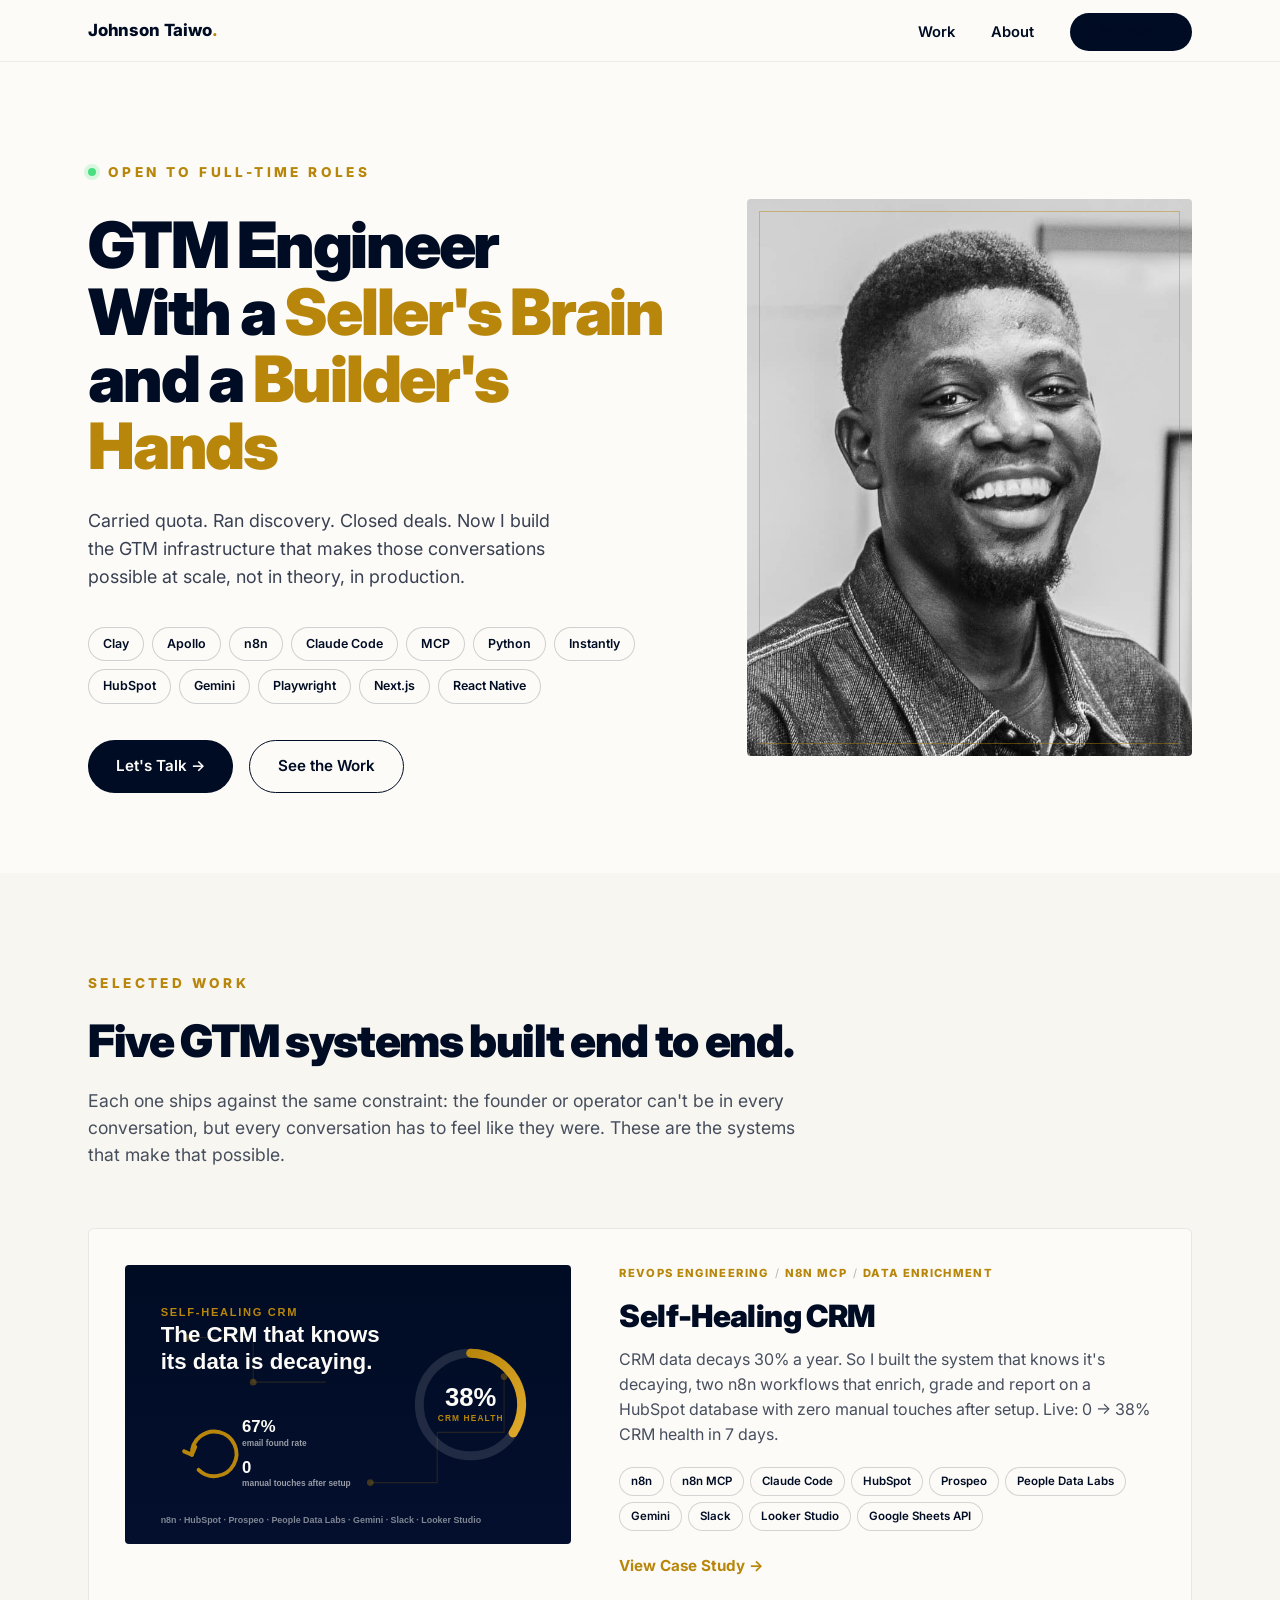
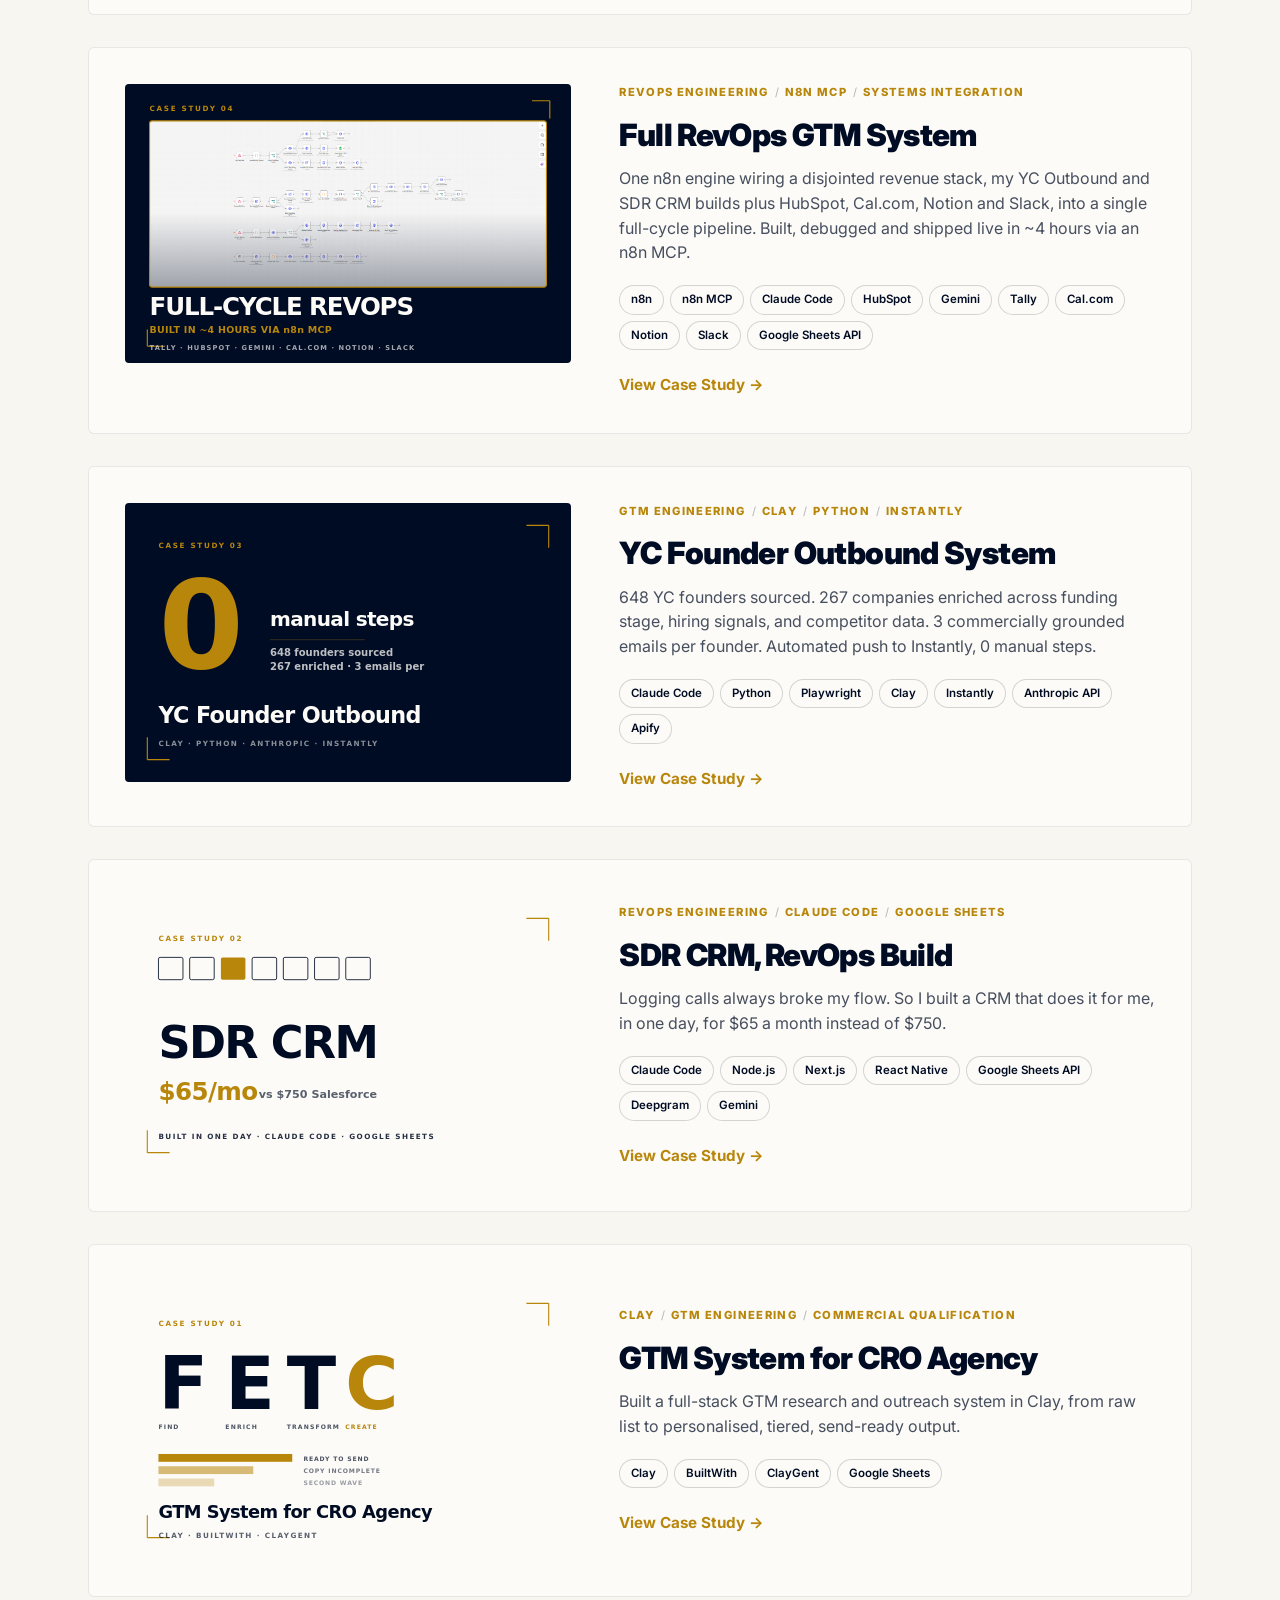
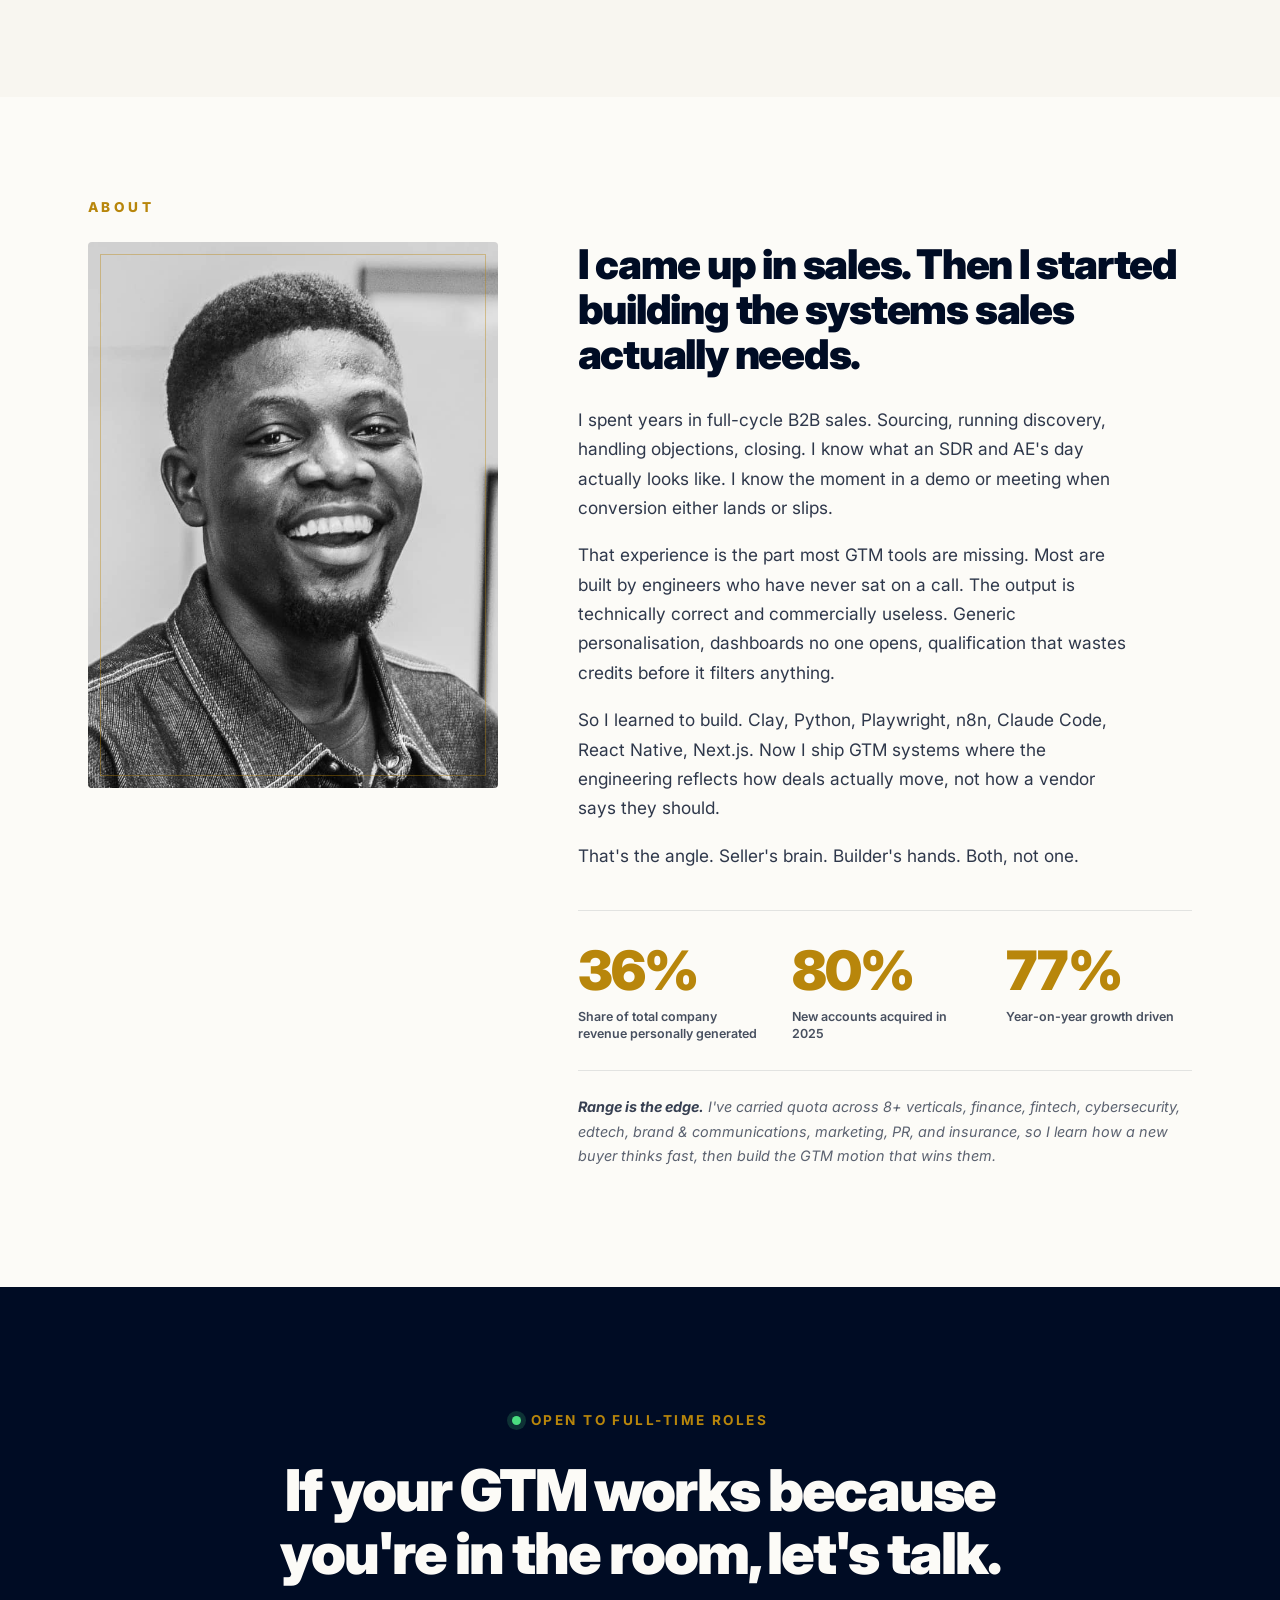
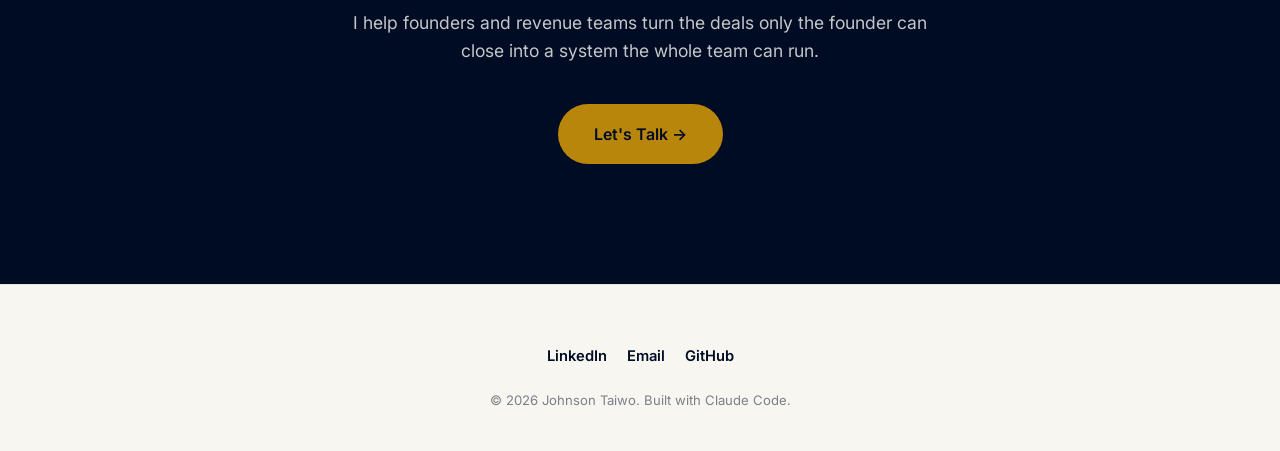
<file: index.html>
<!DOCTYPE html>
<html lang="en">
<head>
  <meta charset="UTF-8">
  <meta name="viewport" content="width=device-width, initial-scale=1.0">
  <title>Johnson Taiwo, GTM Engineer</title>
  <meta name="description" content="GTM Engineer with a seller's brain and a builder's hands. Full-cycle B2B sales background. Now building the GTM infrastructure that makes those conversations possible at scale.">

  <!-- Open Graph -->
  <meta property="og:title" content="Johnson Taiwo, GTM Engineer">
  <meta property="og:description" content="GTM Engineer With a Seller's Brain and a Builder's Hands. Full-cycle B2B sales background. Now building the GTM infrastructure that makes conversations happen at scale.">
  <meta property="og:type" content="website">
  <meta property="og:url" content="https://johnson-taiwo.github.io/gtm-portfolio">
  <meta property="og:image" content="assets/headshot.jpg">

  <link rel="preconnect" href="https://fonts.googleapis.com">
  <link rel="preconnect" href="https://fonts.gstatic.com" crossorigin>
  <link href="https://fonts.googleapis.com/css2?family=Inter:wght@400;600;800;900&display=swap" rel="stylesheet">

  <link rel="stylesheet" href="style.css">
</head>
<body>

  <!-- ============================================================
       NAV
       ============================================================ -->
  <header class="nav">
    <div class="nav-content">
      <a href="#top" class="nav-brand">Johnson Taiwo<span class="dot">.</span></a>

      <nav>
        <ul class="nav-links">
          <li><a href="#work">Work</a></li>
          <li><a href="#about">About</a></li>
          <li>
            <a href="https://www.linkedin.com/in/johnson-taiwo/" target="_blank" rel="noopener" class="nav-cta">LinkedIn →</a>
          </li>
        </ul>
      </nav>

      <button class="mobile-menu-toggle" id="mobileMenuToggle" aria-label="Open menu">
        <span></span><span></span><span></span>
      </button>
    </div>

    <!-- Mobile menu overlay -->
    <div class="mobile-menu-overlay" id="mobileMenuOverlay">
      <ul class="mobile-nav-links">
        <li><a href="#work">Work</a></li>
        <li><a href="#about">About</a></li>
        <li><a href="https://www.linkedin.com/in/johnson-taiwo/" target="_blank" rel="noopener" class="gold">LinkedIn →</a></li>
      </ul>
    </div>
  </header>

  <!-- ============================================================
       HERO
       ============================================================ -->
  <section class="hero" id="top">
    <div class="container">
      <div class="hero-grid">
        <div class="hero-text">
          <div class="hero-eyebrow">
            <span class="available-dot"></span>
            <span>Open to full-time roles</span>
          </div>

          <h1 class="editorial-headline">
            GTM Engineer<br>
            With a <span class="gold-accent">Seller's Brain</span><br>
            and a <span class="gold-accent">Builder's Hands</span>
          </h1>

          <p class="intro-text">
            Carried quota. Ran discovery. Closed deals. Now I build the GTM infrastructure that makes those conversations possible at scale, not in theory, in production.
          </p>

          <div class="tool-badges">
            <span class="tool-badge">Clay</span>
            <span class="tool-badge">Apollo</span>
            <span class="tool-badge">n8n</span>
            <span class="tool-badge">Claude Code</span>
            <span class="tool-badge">MCP</span>
            <span class="tool-badge">Python</span>
            <span class="tool-badge">Instantly</span>
            <span class="tool-badge">HubSpot</span>
            <span class="tool-badge">Gemini</span>
            <span class="tool-badge">Playwright</span>
            <span class="tool-badge">Next.js</span>
            <span class="tool-badge">React Native</span>
          </div>

          <div class="hero-cta-row">
            <a href="https://www.linkedin.com/in/johnson-taiwo/" target="_blank" rel="noopener" class="btn-primary">
              Let's Talk →
            </a>
            <a href="#work" class="btn-ghost">See the Work</a>
          </div>
        </div>

        <div class="hero-portrait">
          <img src="assets/headshot.jpg" alt="Johnson Taiwo headshot" loading="eager">
        </div>
      </div>
    </div>
  </section>

  <!-- ============================================================
       WORK
       ============================================================ -->
  <section class="section section--cream-2" id="work">
    <div class="container">
      <div class="section-label reveal-up">Selected Work</div>

      <div class="work-intro reveal-up">
        <h2>Five GTM systems built end to end.</h2>
        <p>Each one ships against the same constraint: the founder or operator can't be in every conversation, but every conversation has to feel like they were. These are the systems that make that possible.</p>
      </div>

      <div class="project-list">

        <!-- Project 1 -->
        <article class="project-card reveal-up">
          <div class="project-thumb">
            <img src="assets/project-self-healing-thumb.svg" alt="Self-Healing CRM project thumbnail">
          </div>
          <div class="project-body">
            <div class="project-tags">
              <span class="project-tag">RevOps Engineering</span>
              <span class="project-tag-divider">/</span>
              <span class="project-tag">n8n MCP</span>
              <span class="project-tag-divider">/</span>
              <span class="project-tag">Data Enrichment</span>
            </div>
            <h3 class="project-title">Self-Healing CRM</h3>
            <p class="project-desc">
              CRM data decays 30% a year. So I built the system that knows it's decaying, two n8n workflows that enrich, grade and report on a HubSpot database with zero manual touches after setup. Live: 0 → 38% CRM health in 7 days.
            </p>
            <div class="project-tools">
              <span class="project-tool-pill">n8n</span>
              <span class="project-tool-pill">n8n MCP</span>
              <span class="project-tool-pill">Claude Code</span>
              <span class="project-tool-pill">HubSpot</span>
              <span class="project-tool-pill">Prospeo</span>
              <span class="project-tool-pill">People Data Labs</span>
              <span class="project-tool-pill">Gemini</span>
              <span class="project-tool-pill">Slack</span>
              <span class="project-tool-pill">Looker Studio</span>
              <span class="project-tool-pill">Google Sheets API</span>
            </div>
            <a href="case-study-self-healing-crm.html" class="project-link">View Case Study →</a>
          </div>
        </article>

        <!-- Project 2 -->
        <article class="project-card reveal-up">
          <div class="project-thumb">
            <img src="assets/project-full-revops-thumb.svg" alt="Full RevOps GTM System project thumbnail">
          </div>
          <div class="project-body">
            <div class="project-tags">
              <span class="project-tag">RevOps Engineering</span>
              <span class="project-tag-divider">/</span>
              <span class="project-tag">n8n MCP</span>
              <span class="project-tag-divider">/</span>
              <span class="project-tag">Systems Integration</span>
            </div>
            <h3 class="project-title">Full RevOps GTM System</h3>
            <p class="project-desc">
              One n8n engine wiring a disjointed revenue stack, my YC Outbound and SDR CRM builds plus HubSpot, Cal.com, Notion and Slack, into a single full-cycle pipeline. Built, debugged and shipped live in ~4 hours via an n8n MCP.
            </p>
            <div class="project-tools">
              <span class="project-tool-pill">n8n</span>
              <span class="project-tool-pill">n8n MCP</span>
              <span class="project-tool-pill">Claude Code</span>
              <span class="project-tool-pill">HubSpot</span>
              <span class="project-tool-pill">Gemini</span>
              <span class="project-tool-pill">Tally</span>
              <span class="project-tool-pill">Cal.com</span>
              <span class="project-tool-pill">Notion</span>
              <span class="project-tool-pill">Slack</span>
              <span class="project-tool-pill">Google Sheets API</span>
            </div>
            <a href="case-study-full-revops.html" class="project-link">View Case Study →</a>
          </div>
        </article>

        <!-- Project 3 -->
        <article class="project-card reveal-up">
          <div class="project-thumb">
            <img src="assets/project-yc-outbound-thumb.svg" alt="YC Outbound project thumbnail">
          </div>
          <div class="project-body">
            <div class="project-tags">
              <span class="project-tag">GTM Engineering</span>
              <span class="project-tag-divider">/</span>
              <span class="project-tag">Clay</span>
              <span class="project-tag-divider">/</span>
              <span class="project-tag">Python</span>
              <span class="project-tag-divider">/</span>
              <span class="project-tag">Instantly</span>
            </div>
            <h3 class="project-title">YC Founder Outbound System</h3>
            <p class="project-desc">
              648 YC founders sourced. 267 companies enriched across funding stage, hiring signals, and competitor data. 3 commercially grounded emails per founder. Automated push to Instantly, 0 manual steps.
            </p>
            <div class="project-tools">
              <span class="project-tool-pill">Claude Code</span>
              <span class="project-tool-pill">Python</span>
              <span class="project-tool-pill">Playwright</span>
              <span class="project-tool-pill">Clay</span>
              <span class="project-tool-pill">Instantly</span>
              <span class="project-tool-pill">Anthropic API</span>
              <span class="project-tool-pill">Apify</span>
            </div>
            <a href="case-study-yc-outbound.html" class="project-link">View Case Study →</a>
          </div>
        </article>

        <!-- Project 4 -->
        <article class="project-card reveal-up">
          <div class="project-thumb">
            <img src="assets/project-sdr-crm-thumb.svg" alt="SDR CRM project thumbnail">
          </div>
          <div class="project-body">
            <div class="project-tags">
              <span class="project-tag">RevOps Engineering</span>
              <span class="project-tag-divider">/</span>
              <span class="project-tag">Claude Code</span>
              <span class="project-tag-divider">/</span>
              <span class="project-tag">Google Sheets</span>
            </div>
            <h3 class="project-title">SDR CRM, RevOps Build</h3>
            <p class="project-desc">
              Logging calls always broke my flow. So I built a CRM that does it for me, in one day, for $65 a month instead of $750.
            </p>
            <div class="project-tools">
              <span class="project-tool-pill">Claude Code</span>
              <span class="project-tool-pill">Node.js</span>
              <span class="project-tool-pill">Next.js</span>
              <span class="project-tool-pill">React Native</span>
              <span class="project-tool-pill">Google Sheets API</span>
              <span class="project-tool-pill">Deepgram</span>
              <span class="project-tool-pill">Gemini</span>
            </div>
            <a href="case-study-sdr-crm.html" class="project-link">View Case Study →</a>
          </div>
        </article>

        <!-- Project 5 -->
        <article class="project-card reveal-up">
          <div class="project-thumb">
            <img src="assets/project-cro-agency-thumb.svg" alt="CRO Agency GTM project thumbnail">
          </div>
          <div class="project-body">
            <div class="project-tags">
              <span class="project-tag">Clay</span>
              <span class="project-tag-divider">/</span>
              <span class="project-tag">GTM Engineering</span>
              <span class="project-tag-divider">/</span>
              <span class="project-tag">Commercial Qualification</span>
            </div>
            <h3 class="project-title">GTM System for CRO Agency</h3>
            <p class="project-desc">
              Built a full-stack GTM research and outreach system in Clay, from raw list to personalised, tiered, send-ready output.
            </p>
            <div class="project-tools">
              <span class="project-tool-pill">Clay</span>
              <span class="project-tool-pill">BuiltWith</span>
              <span class="project-tool-pill">ClayGent</span>
              <span class="project-tool-pill">Google Sheets</span>
            </div>
            <a href="case-study-cro-agency-gtm.html" class="project-link">View Case Study →</a>
          </div>
        </article>

      </div>
    </div>
  </section>

  <!-- ============================================================
       ABOUT
       ============================================================ -->
  <section class="section" id="about">
    <div class="container">
      <div class="section-label reveal-up">About</div>

      <div class="about-grid">
        <div class="about-portrait reveal-up">
          <img src="assets/about_portrait.jpg" alt="Johnson Taiwo portrait">
        </div>

        <div class="about-body reveal-up">
          <h2>I came up in sales. Then I started building the systems sales actually needs.</h2>

          <p>
            I spent years in full-cycle B2B sales. Sourcing, running discovery, handling objections, closing. I know what an SDR and AE's day actually looks like. I know the moment in a demo or meeting when conversion either lands or slips.
          </p>

          <p>
            That experience is the part most GTM tools are missing. Most are built by engineers who have never sat on a call. The output is technically correct and commercially useless. Generic personalisation, dashboards no one opens, qualification that wastes credits before it filters anything.
          </p>

          <p>
            So I learned to build. Clay, Python, Playwright, n8n, Claude Code, React Native, Next.js. Now I ship GTM systems where the engineering reflects how deals actually move, not how a vendor says they should.
          </p>

          <p>
            That's the angle. Seller's brain. Builder's hands. Both, not one.
          </p>

          <div class="about-stats">
            <div class="about-stat">
              <div class="about-stat-num">36%</div>
              <div class="about-stat-label">Share of total company revenue personally generated</div>
            </div>
            <div class="about-stat">
              <div class="about-stat-num">80%</div>
              <div class="about-stat-label">New accounts acquired in 2025</div>
            </div>
            <div class="about-stat">
              <div class="about-stat-num">77%</div>
              <div class="about-stat-label">Year-on-year growth driven</div>
            </div>
          </div>

          <p class="about-verticals">
            <strong>Range is the edge.</strong> I've carried quota across 8+ verticals, finance, fintech, cybersecurity, edtech, brand &amp; communications, marketing, PR, and insurance, so I learn how a new buyer thinks fast, then build the GTM motion that wins them.
          </p>
        </div>
      </div>
    </div>
  </section>

  <!-- ============================================================
       CTA
       ============================================================ -->
  <section class="section section--navy cta-section">
    <div class="container">
      <div class="reveal-up">
        <div class="available-signal">
          <span class="dot"></span>
          <span>Open to Full-Time Roles</span>
        </div>
        <h2>If your GTM works because you're in the room, let's talk.</h2>
        <p>
          I help founders and revenue teams turn the deals only the founder can close into a system the whole team can run.
        </p>
        <a href="https://www.linkedin.com/in/johnson-taiwo/" target="_blank" rel="noopener" class="btn-primary">
          Let's Talk →
        </a>
      </div>
    </div>
  </section>

  <!-- ============================================================
       FOOTER
       ============================================================ -->
  <footer class="footer">
    <div class="container">
      <div class="footer-socials">
        <a href="https://www.linkedin.com/in/johnson-taiwo/" target="_blank" rel="noopener">LinkedIn</a>
        <a href="mailto:taiwojohnsonakinkunmi@gmail.com">Email</a>
        <a href="https://github.com/johnson-taiwo" target="_blank" rel="noopener">GitHub</a>
      </div>
      <p class="footer-copy">© 2026 Johnson Taiwo. Built with Claude Code.</p>
    </div>
  </footer>

  <script src="script.js"></script>
</body>
</html>
</file>
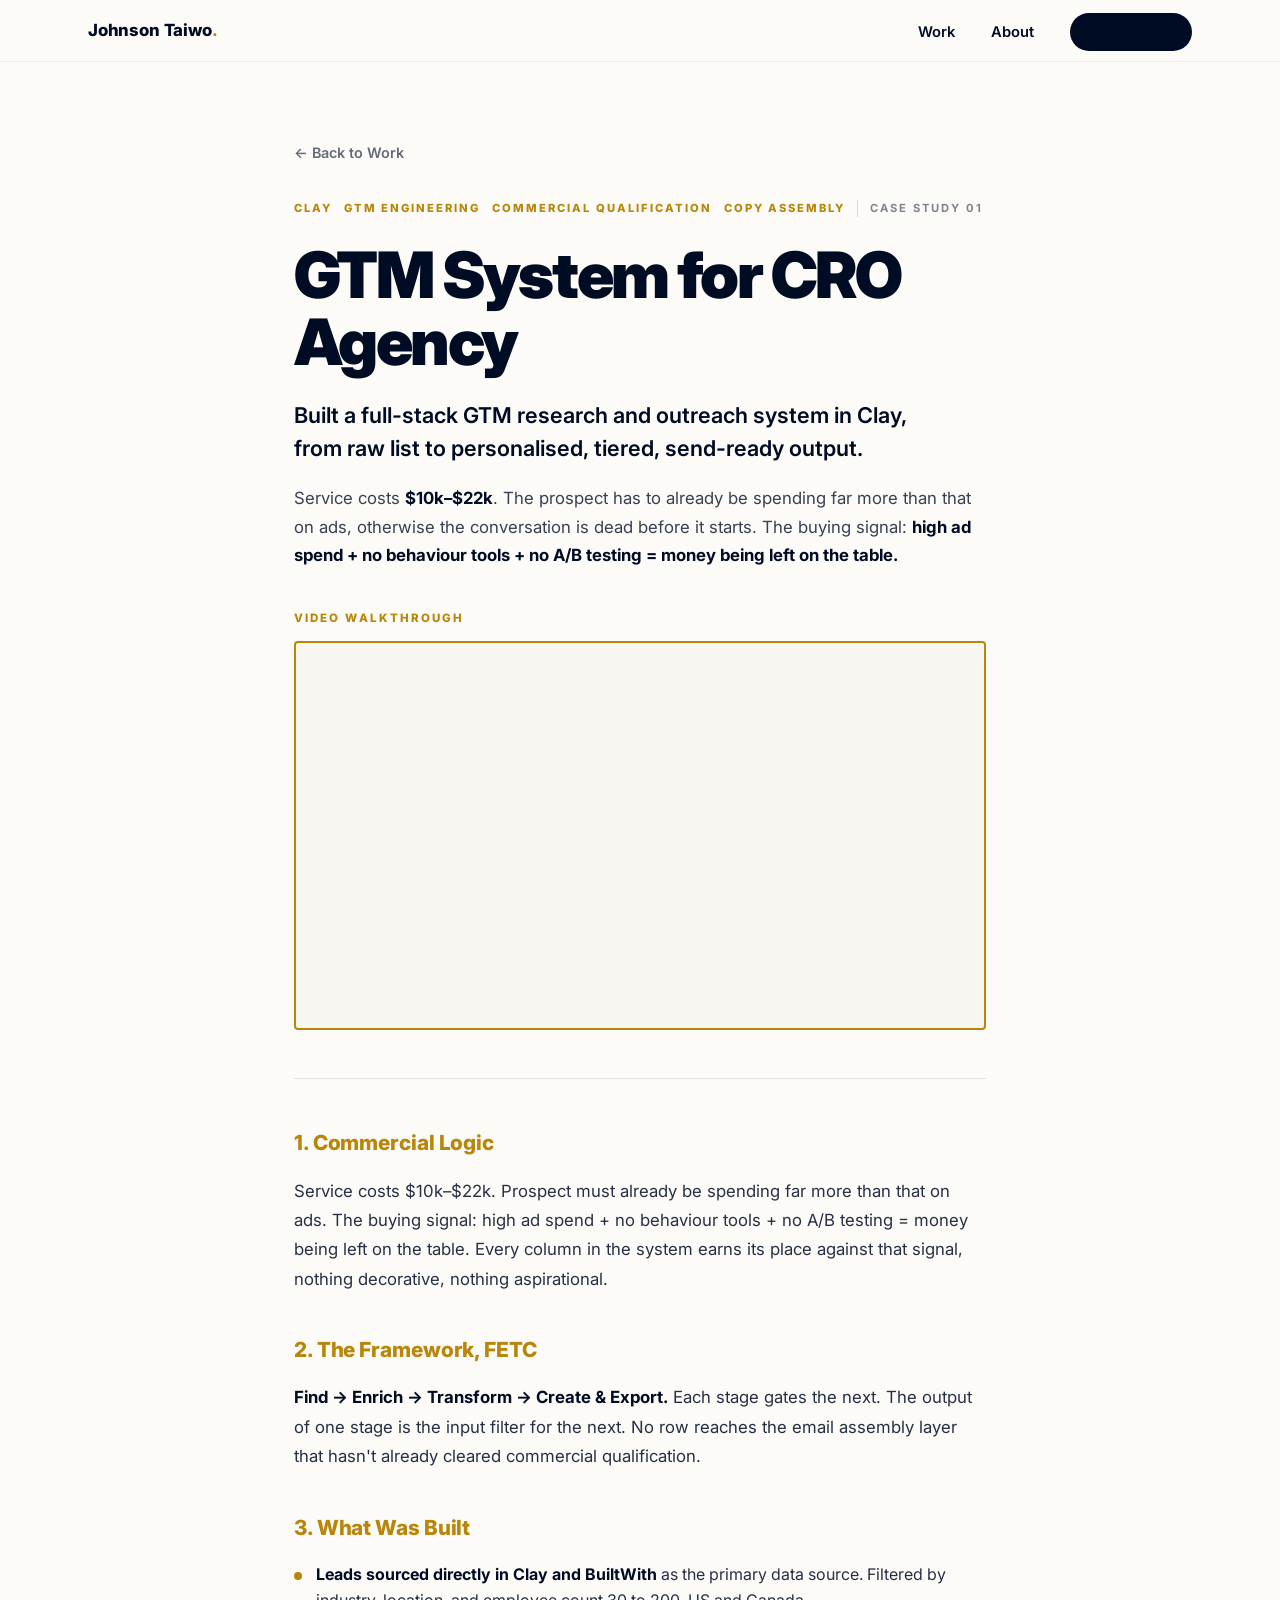
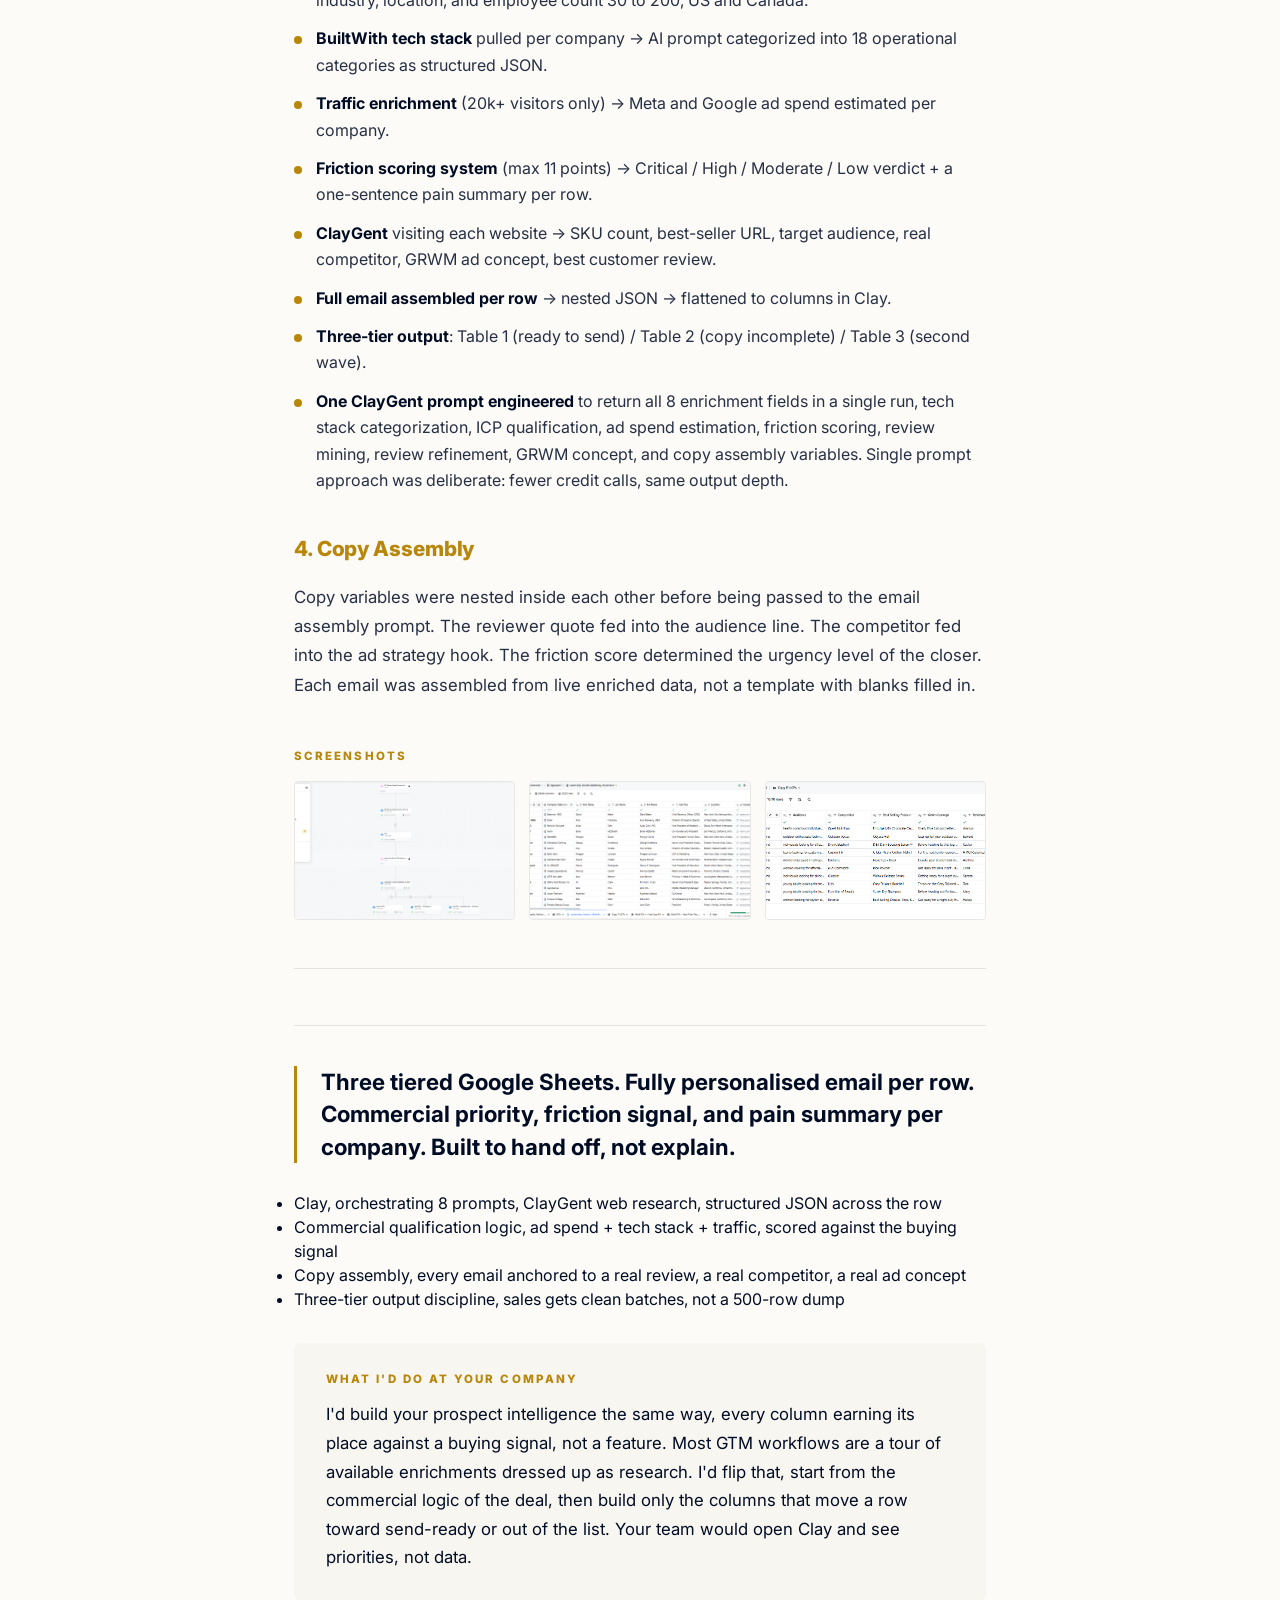
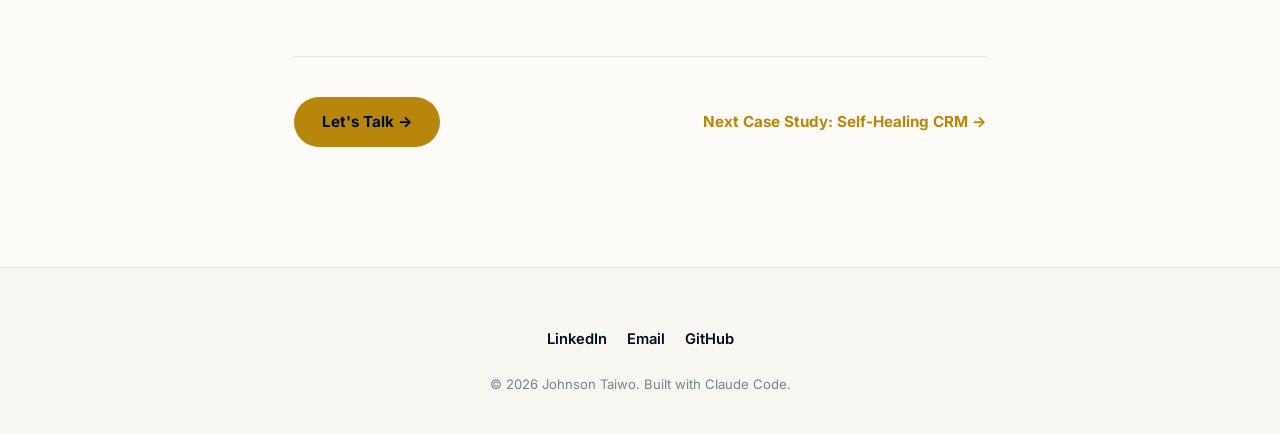
<file: case-study-cro-agency-gtm.html>
<!DOCTYPE html>
<html lang="en">
<head>
  <meta charset="UTF-8">
  <meta name="viewport" content="width=device-width, initial-scale=1.0">
  <title>GTM System for CRO Agency | Johnson Taiwo</title>
  <meta name="description" content="A full-stack GTM research and outreach system in Clay, from raw list to personalised, tiered, send-ready output.">

  <meta property="og:title" content="GTM System for CRO Agency">
  <meta property="og:description" content="Built a full-stack GTM research and outreach system in Clay, from raw list to personalised, tiered, send-ready output.">
  <meta property="og:type" content="article">
  <meta property="og:url" content="https://johnson-taiwo.github.io/gtm-portfolio/case-study-cro-agency-gtm.html">
  <meta property="og:image" content="assets/project-cro-agency-thumb.svg">

  <link rel="preconnect" href="https://fonts.googleapis.com">
  <link rel="preconnect" href="https://fonts.gstatic.com" crossorigin>
  <link href="https://fonts.googleapis.com/css2?family=Inter:wght@400;600;800;900&display=swap" rel="stylesheet">

  <link rel="stylesheet" href="style.css">
  <link rel="stylesheet" href="case-study.css">
</head>
<body>

  <!-- NAV -->
  <header class="nav">
    <div class="nav-content">
      <a href="index.html" class="nav-brand">Johnson Taiwo<span class="dot">.</span></a>
      <nav>
        <ul class="nav-links">
          <li><a href="index.html#work">Work</a></li>
          <li><a href="index.html#about">About</a></li>
          <li><a href="https://www.linkedin.com/in/johnson-taiwo/" target="_blank" rel="noopener" class="nav-cta">LinkedIn →</a></li>
        </ul>
      </nav>
      <button class="mobile-menu-toggle" id="mobileMenuToggle" aria-label="Open menu">
        <span></span><span></span><span></span>
      </button>
    </div>
    <div class="mobile-menu-overlay" id="mobileMenuOverlay">
      <ul class="mobile-nav-links">
        <li><a href="index.html#work">Work</a></li>
        <li><a href="index.html#about">About</a></li>
        <li><a href="https://www.linkedin.com/in/johnson-taiwo/" target="_blank" rel="noopener" class="gold">LinkedIn →</a></li>
      </ul>
    </div>
  </header>

  <main class="cs-article-page">
    <div class="cs-article-container">

      <div class="cs-back-link">
        <a href="index.html#work">← Back to Work</a>
      </div>

      <div class="cs-meta">
        <span class="tool-tag">Clay</span>
        <span class="tool-tag">GTM Engineering</span>
        <span class="tool-tag">Commercial Qualification</span>
        <span class="tool-tag">Copy Assembly</span>
        <span class="cs-type">Case Study 01</span>
      </div>

      <h1 class="cs-article-title">GTM System for CRO Agency</h1>

      <p class="cs-article-intro">
        Built a full-stack GTM research and outreach system in Clay, from raw list to personalised, tiered, send-ready output.
      </p>

      <p class="cs-article-lead">
        Service costs <strong>$10k–$22k</strong>. The prospect has to already be spending far more than that on ads, otherwise the conversation is dead before it starts. The buying signal: <strong>high ad spend + no behaviour tools + no A/B testing = money being left on the table.</strong>
      </p>

      <!-- VIDEO EMBED PLACEHOLDER -->
      <div class="cs-video-embed">
        <div class="cs-video-embed-label">Video Walkthrough</div>
        <div class="cs-video-frame">
          <iframe src="https://drive.google.com/file/d/1QroCIMkfWaCNZrCncYKMoqCNhvfH6nS9/preview" title="CRO Agency GTM walkthrough" allow="autoplay" allowfullscreen></iframe>
        </div>
      </div>

      <hr class="cs-article-divider">

      <div class="cs-article-section">
        <h2>1. Commercial Logic</h2>
        <p>
          Service costs $10k–$22k. Prospect must already be spending far more than that on ads. The buying signal: high ad spend + no behaviour tools + no A/B testing = money being left on the table. Every column in the system earns its place against that signal, nothing decorative, nothing aspirational.
        </p>
      </div>

      <div class="cs-article-section">
        <h2>2. The Framework, FETC</h2>
        <p>
          <strong>Find → Enrich → Transform → Create &amp; Export.</strong> Each stage gates the next. The output of one stage is the input filter for the next. No row reaches the email assembly layer that hasn't already cleared commercial qualification.
        </p>
      </div>

      <div class="cs-article-section">
        <h2>3. What Was Built</h2>
        <ul>
          <li><strong>Leads sourced directly in Clay and BuiltWith</strong> as the primary data source. Filtered by industry, location, and employee count 30 to 200, US and Canada.</li>
          <li><strong>BuiltWith tech stack</strong> pulled per company → AI prompt categorized into 18 operational categories as structured JSON.</li>
          <li><strong>Traffic enrichment</strong> (20k+ visitors only) → Meta and Google ad spend estimated per company.</li>
          <li><strong>Friction scoring system</strong> (max 11 points) → Critical / High / Moderate / Low verdict + a one-sentence pain summary per row.</li>
          <li><strong>ClayGent</strong> visiting each website → SKU count, best-seller URL, target audience, real competitor, GRWM ad concept, best customer review.</li>
          <li><strong>Full email assembled per row</strong> → nested JSON → flattened to columns in Clay.</li>
          <li><strong>Three-tier output</strong>: Table 1 (ready to send) / Table 2 (copy incomplete) / Table 3 (second wave).</li>
          <li><strong>One ClayGent prompt engineered</strong> to return all 8 enrichment fields in a single run, tech stack categorization, ICP qualification, ad spend estimation, friction scoring, review mining, review refinement, GRWM concept, and copy assembly variables. Single prompt approach was deliberate: fewer credit calls, same output depth.</li>
        </ul>
      </div>

      <div class="cs-article-section">
        <h2>4. Copy Assembly</h2>
        <p>
          Copy variables were nested inside each other before being passed to the email assembly prompt. The reviewer quote fed into the audience line. The competitor fed into the ad strategy hook. The friction score determined the urgency level of the closer. Each email was assembled from live enriched data, not a template with blanks filled in.
        </p>
      </div>

      <!-- SCREENSHOTS GRID -->
      <div class="cs-screenshots">
        <div class="cs-screenshots-label">Screenshots</div>
        <div class="cs-screenshots-grid">
          <img src="assets/screenshots/cro-agency-1.png" alt="CRO Agency GTM screenshot 1">
          <img src="assets/screenshots/cro-agency-2.png" alt="CRO Agency GTM screenshot 2">
          <img src="assets/screenshots/cro-agency-3.png" alt="CRO Agency GTM screenshot 3">
        </div>
      </div>

      <hr class="cs-article-divider">

      <div class="cs-article-closing">
        <p class="cs-article-statement">
          Three tiered Google Sheets. Fully personalised email per row. Commercial priority, friction signal, and pain summary per company. Built to hand off, not explain.
        </p>

        <ul>
          <li>Clay, orchestrating 8 prompts, ClayGent web research, structured JSON across the row</li>
          <li>Commercial qualification logic, ad spend + tech stack + traffic, scored against the buying signal</li>
          <li>Copy assembly, every email anchored to a real review, a real competitor, a real ad concept</li>
          <li>Three-tier output discipline, sales gets clean batches, not a 500-row dump</li>
        </ul>

        <div class="cs-pitch">
          <div class="cs-pitch-label">What I'd do at your company</div>
          <p>
            I'd build your prospect intelligence the same way, every column earning its place against a buying signal, not a feature. Most GTM workflows are a tour of available enrichments dressed up as research. I'd flip that, start from the commercial logic of the deal, then build only the columns that move a row toward send-ready or out of the list. Your team would open Clay and see priorities, not data.
          </p>
        </div>
      </div>

      <div class="cs-article-cta">
        <a href="https://www.linkedin.com/in/johnson-taiwo/" target="_blank" rel="noopener" class="cs-cta-btn">Let's Talk →</a>
        <a href="case-study-self-healing-crm.html" class="cs-next-link">Next Case Study: Self-Healing CRM →</a>
      </div>

    </div>
  </main>

  <footer class="footer">
    <div class="container">
      <div class="footer-socials">
        <a href="https://www.linkedin.com/in/johnson-taiwo/" target="_blank" rel="noopener">LinkedIn</a>
        <a href="mailto:taiwojohnsonakinkunmi@gmail.com">Email</a>
        <a href="https://github.com/johnson-taiwo" target="_blank" rel="noopener">GitHub</a>
      </div>
      <p class="footer-copy">© 2026 Johnson Taiwo. Built with Claude Code.</p>
    </div>
  </footer>

  <script src="script.js"></script>
</body>
</html>
</file>
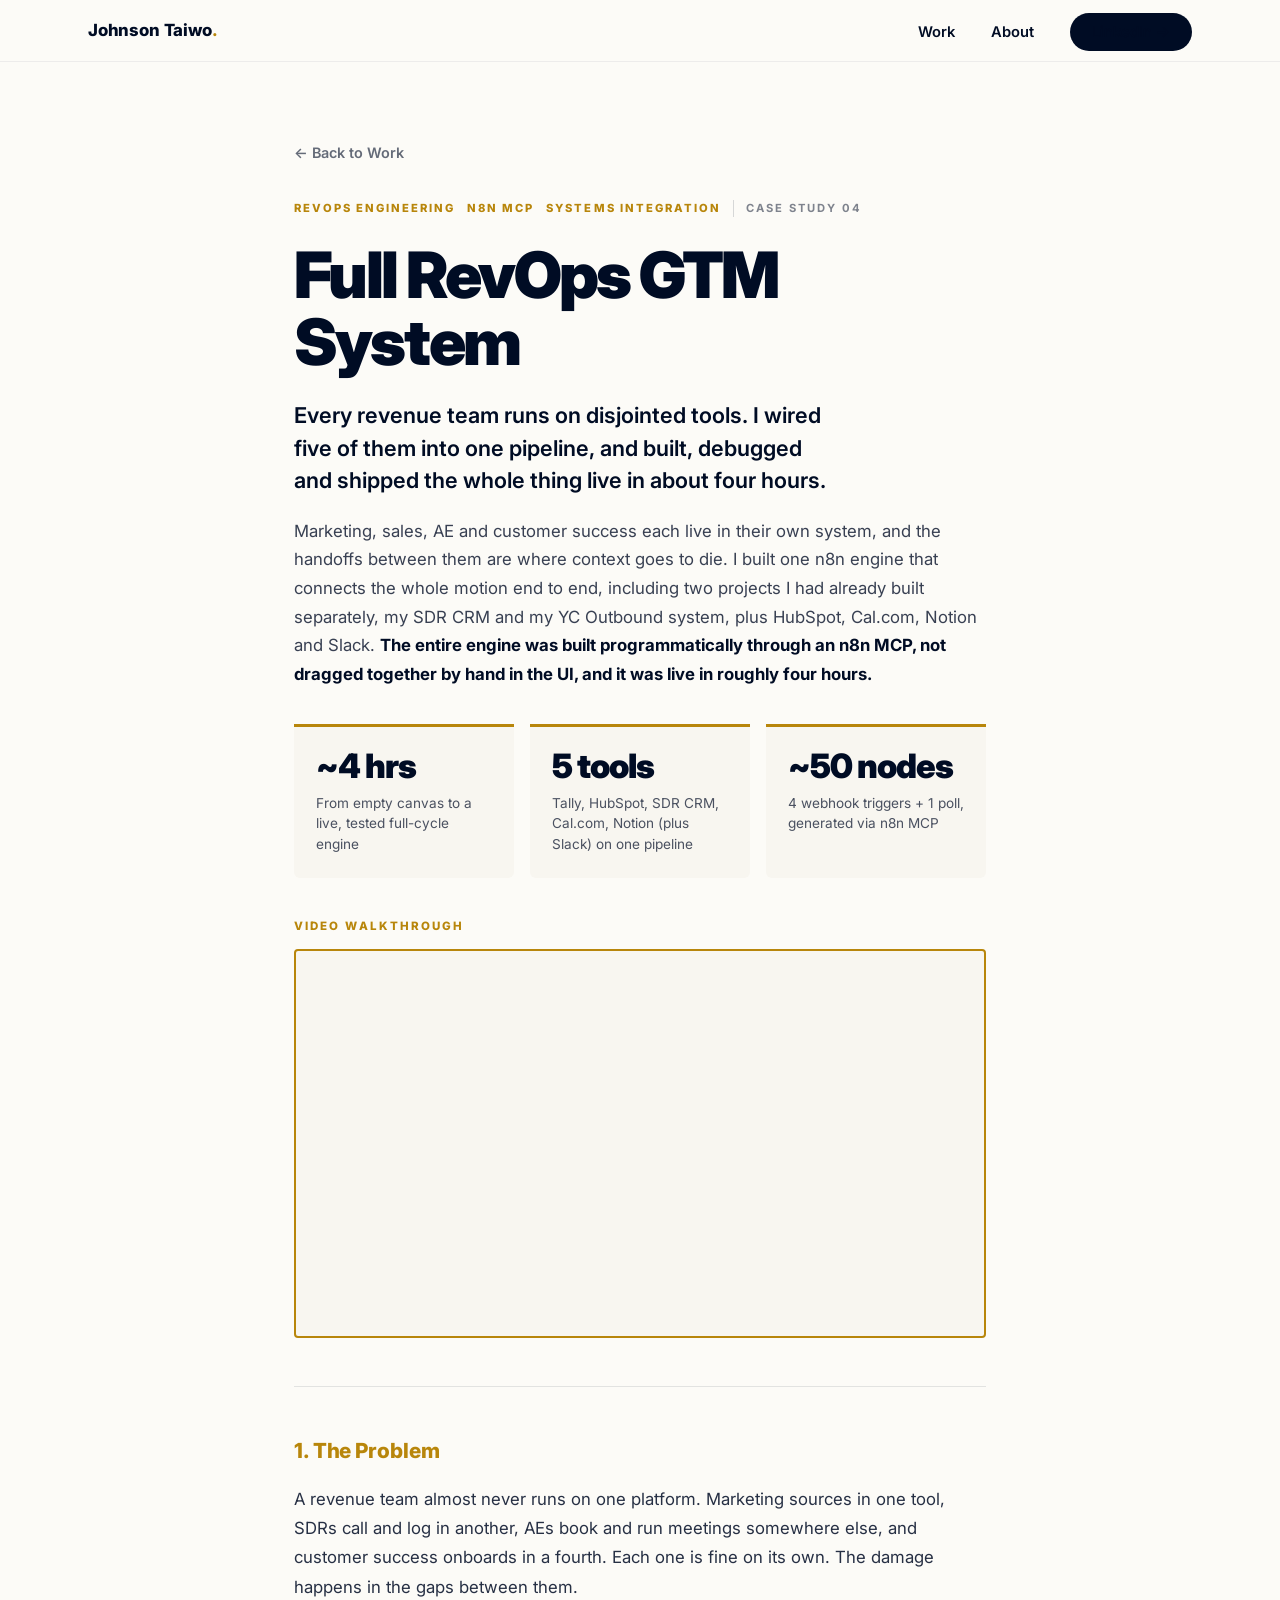
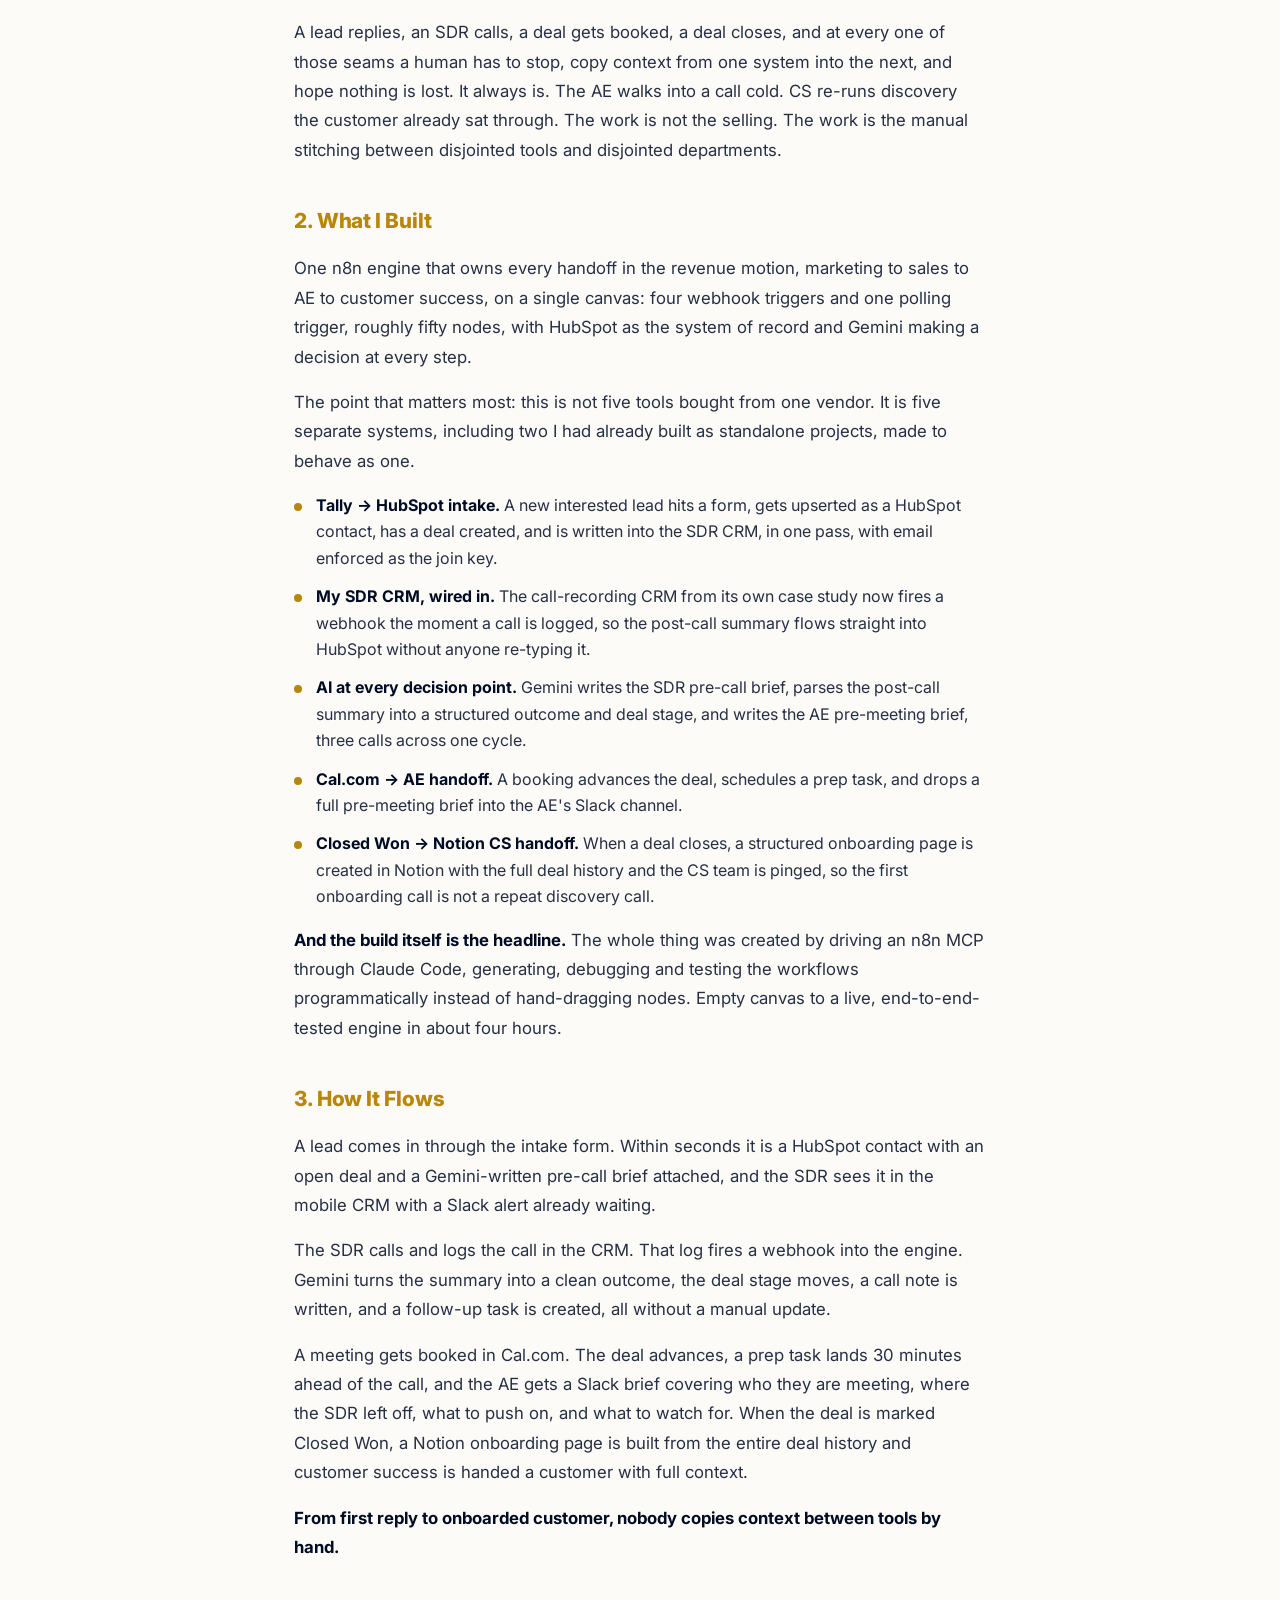
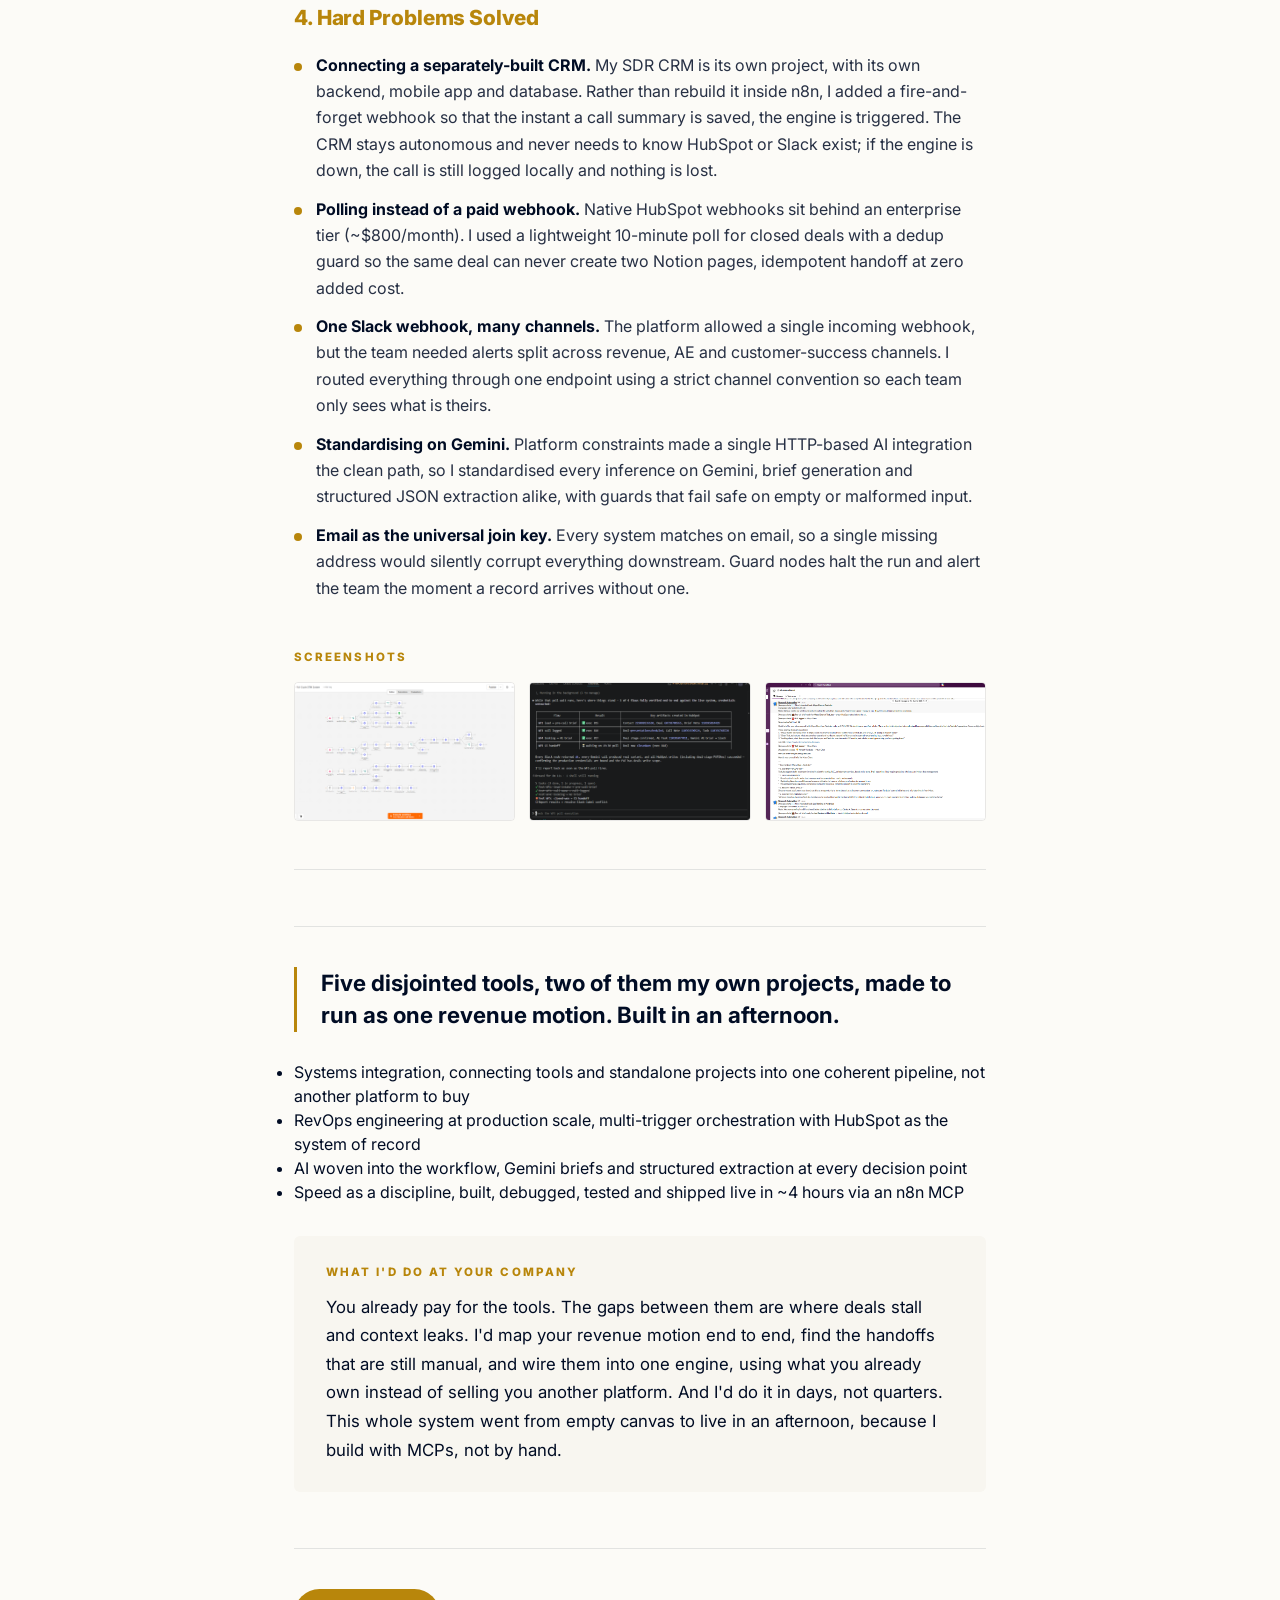
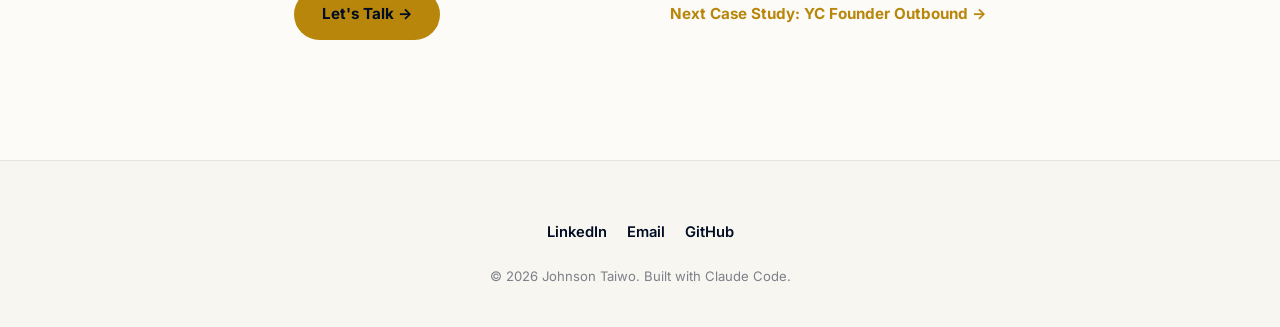
<file: case-study-full-revops.html>
<!DOCTYPE html>
<html lang="en">
<head>
  <meta charset="UTF-8">
  <meta name="viewport" content="width=device-width, initial-scale=1.0">
  <title>Full RevOps GTM System | Johnson Taiwo</title>
  <meta name="description" content="One n8n engine connecting a disjointed revenue stack, Tally, HubSpot, my own SDR CRM, Cal.com, Notion and Slack, into a single full-cycle pipeline. Built, debugged and shipped live in about 4 hours via an n8n MCP.">

  <meta property="og:title" content="Full RevOps GTM System">
  <meta property="og:description" content="Marketing to sales to AE to CS, automated end to end. Five tools wired into one n8n pipeline with Gemini at every decision point. Built in ~4 hours via an n8n MCP.">
  <meta property="og:type" content="article">
  <meta property="og:url" content="https://johnson-taiwo.github.io/gtm-portfolio/case-study-full-revops.html">
  <meta property="og:image" content="assets/project-full-revops-thumb.svg">

  <link rel="preconnect" href="https://fonts.googleapis.com">
  <link rel="preconnect" href="https://fonts.gstatic.com" crossorigin>
  <link href="https://fonts.googleapis.com/css2?family=Inter:wght@400;600;800;900&display=swap" rel="stylesheet">

  <link rel="stylesheet" href="style.css">
  <link rel="stylesheet" href="case-study.css">
</head>
<body>

  <!-- NAV -->
  <header class="nav">
    <div class="nav-content">
      <a href="index.html" class="nav-brand">Johnson Taiwo<span class="dot">.</span></a>
      <nav>
        <ul class="nav-links">
          <li><a href="index.html#work">Work</a></li>
          <li><a href="index.html#about">About</a></li>
          <li><a href="https://www.linkedin.com/in/johnson-taiwo/" target="_blank" rel="noopener" class="nav-cta">LinkedIn →</a></li>
        </ul>
      </nav>
      <button class="mobile-menu-toggle" id="mobileMenuToggle" aria-label="Open menu">
        <span></span><span></span><span></span>
      </button>
    </div>
    <div class="mobile-menu-overlay" id="mobileMenuOverlay">
      <ul class="mobile-nav-links">
        <li><a href="index.html#work">Work</a></li>
        <li><a href="index.html#about">About</a></li>
        <li><a href="https://www.linkedin.com/in/johnson-taiwo/" target="_blank" rel="noopener" class="gold">LinkedIn →</a></li>
      </ul>
    </div>
  </header>

  <main class="cs-article-page">
    <div class="cs-article-container">

      <div class="cs-back-link">
        <a href="index.html#work">← Back to Work</a>
      </div>

      <div class="cs-meta">
        <span class="tool-tag">RevOps Engineering</span>
        <span class="tool-tag">n8n MCP</span>
        <span class="tool-tag">Systems Integration</span>
        <span class="cs-type">Case Study 04</span>
      </div>

      <h1 class="cs-article-title">Full RevOps GTM System</h1>

      <p class="cs-article-intro">
        Every revenue team runs on disjointed tools. I wired five of them into one pipeline, and built, debugged and shipped the whole thing live in about four hours.
      </p>

      <p class="cs-article-lead">
        Marketing, sales, AE and customer success each live in their own system, and the handoffs between them are where context goes to die. I built one n8n engine that connects the whole motion end to end, including two projects I had already built separately, my <a href="case-study-sdr-crm.html">SDR CRM</a> and my <a href="case-study-yc-outbound.html">YC Outbound system</a>, plus HubSpot, Cal.com, Notion and Slack. <strong>The entire engine was built programmatically through an n8n MCP, not dragged together by hand in the UI, and it was live in roughly four hours.</strong>
      </p>

      <!-- SPEED HIGHLIGHT -->
      <div class="cs-stat-row">
        <div class="cs-stat">
          <div class="cs-stat-num">~4 hrs</div>
          <div class="cs-stat-label">From empty canvas to a live, tested full-cycle engine</div>
        </div>
        <div class="cs-stat">
          <div class="cs-stat-num">5 tools</div>
          <div class="cs-stat-label">Tally, HubSpot, SDR CRM, Cal.com, Notion (plus Slack) on one pipeline</div>
        </div>
        <div class="cs-stat">
          <div class="cs-stat-num">~50 nodes</div>
          <div class="cs-stat-label">4 webhook triggers + 1 poll, generated via n8n MCP</div>
        </div>
      </div>

      <!-- VIDEO EMBED -->
      <div class="cs-video-embed">
        <div class="cs-video-embed-label">Video Walkthrough</div>
        <div class="cs-video-frame">
          <iframe src="https://drive.google.com/file/d/1hQZXA3smU4Z4e5oqXcO7YHexpQE9F-yC/preview" title="Full RevOps GTM System walkthrough" allow="autoplay" allowfullscreen></iframe>
        </div>
      </div>

      <hr class="cs-article-divider">

      <div class="cs-article-section">
        <h2>1. The Problem</h2>
        <p>
          A revenue team almost never runs on one platform. Marketing sources in one tool, SDRs call and log in another, AEs book and run meetings somewhere else, and customer success onboards in a fourth. Each one is fine on its own. The damage happens in the gaps between them.
        </p>
        <p>
          A lead replies, an SDR calls, a deal gets booked, a deal closes, and at every one of those seams a human has to stop, copy context from one system into the next, and hope nothing is lost. It always is. The AE walks into a call cold. CS re-runs discovery the customer already sat through. The work is not the selling. The work is the manual stitching between disjointed tools and disjointed departments.
        </p>
      </div>

      <div class="cs-article-section">
        <h2>2. What I Built</h2>
        <p>
          One n8n engine that owns every handoff in the revenue motion, marketing to sales to AE to customer success, on a single canvas: four webhook triggers and one polling trigger, roughly fifty nodes, with HubSpot as the system of record and Gemini making a decision at every step.
        </p>
        <p>
          The point that matters most: this is not five tools bought from one vendor. It is five separate systems, including two I had already built as standalone projects, made to behave as one.
        </p>
        <ul>
          <li><strong>Tally → HubSpot intake.</strong> A new interested lead hits a form, gets upserted as a HubSpot contact, has a deal created, and is written into the SDR CRM, in one pass, with email enforced as the join key.</li>
          <li><strong>My SDR CRM, wired in.</strong> The call-recording CRM from <a href="case-study-sdr-crm.html">its own case study</a> now fires a webhook the moment a call is logged, so the post-call summary flows straight into HubSpot without anyone re-typing it.</li>
          <li><strong>AI at every decision point.</strong> Gemini writes the SDR pre-call brief, parses the post-call summary into a structured outcome and deal stage, and writes the AE pre-meeting brief, three calls across one cycle.</li>
          <li><strong>Cal.com → AE handoff.</strong> A booking advances the deal, schedules a prep task, and drops a full pre-meeting brief into the AE's Slack channel.</li>
          <li><strong>Closed Won → Notion CS handoff.</strong> When a deal closes, a structured onboarding page is created in Notion with the full deal history and the CS team is pinged, so the first onboarding call is not a repeat discovery call.</li>
        </ul>
        <p>
          <strong>And the build itself is the headline.</strong> The whole thing was created by driving an n8n MCP through Claude Code, generating, debugging and testing the workflows programmatically instead of hand-dragging nodes. Empty canvas to a live, end-to-end-tested engine in about four hours.
        </p>
      </div>

      <div class="cs-article-section">
        <h2>3. How It Flows</h2>
        <p>
          A lead comes in through the intake form. Within seconds it is a HubSpot contact with an open deal and a Gemini-written pre-call brief attached, and the SDR sees it in the mobile CRM with a Slack alert already waiting.
        </p>
        <p>
          The SDR calls and logs the call in the CRM. That log fires a webhook into the engine. Gemini turns the summary into a clean outcome, the deal stage moves, a call note is written, and a follow-up task is created, all without a manual update.
        </p>
        <p>
          A meeting gets booked in Cal.com. The deal advances, a prep task lands 30 minutes ahead of the call, and the AE gets a Slack brief covering who they are meeting, where the SDR left off, what to push on, and what to watch for. When the deal is marked Closed Won, a Notion onboarding page is built from the entire deal history and customer success is handed a customer with full context.
        </p>
        <p>
          <strong>From first reply to onboarded customer, nobody copies context between tools by hand.</strong>
        </p>
      </div>

      <div class="cs-article-section">
        <h2>4. Hard Problems Solved</h2>
        <ul>
          <li><strong>Connecting a separately-built CRM.</strong> My SDR CRM is its own project, with its own backend, mobile app and database. Rather than rebuild it inside n8n, I added a fire-and-forget webhook so that the instant a call summary is saved, the engine is triggered. The CRM stays autonomous and never needs to know HubSpot or Slack exist; if the engine is down, the call is still logged locally and nothing is lost.</li>
          <li><strong>Polling instead of a paid webhook.</strong> Native HubSpot webhooks sit behind an enterprise tier (~$800/month). I used a lightweight 10-minute poll for closed deals with a dedup guard so the same deal can never create two Notion pages, idempotent handoff at zero added cost.</li>
          <li><strong>One Slack webhook, many channels.</strong> The platform allowed a single incoming webhook, but the team needed alerts split across revenue, AE and customer-success channels. I routed everything through one endpoint using a strict channel convention so each team only sees what is theirs.</li>
          <li><strong>Standardising on Gemini.</strong> Platform constraints made a single HTTP-based AI integration the clean path, so I standardised every inference on Gemini, brief generation and structured JSON extraction alike, with guards that fail safe on empty or malformed input.</li>
          <li><strong>Email as the universal join key.</strong> Every system matches on email, so a single missing address would silently corrupt everything downstream. Guard nodes halt the run and alert the team the moment a record arrives without one.</li>
        </ul>
      </div>

      <!-- SCREENSHOTS GRID -->
      <div class="cs-screenshots">
        <div class="cs-screenshots-label">Screenshots</div>
        <div class="cs-screenshots-grid">
          <img src="assets/screenshots/full-revops-1.png" alt="Full RevOps GTM System screenshot 1">
          <img src="assets/screenshots/full-revops-2.png" alt="Full RevOps GTM System screenshot 2">
          <img src="assets/screenshots/full-revops-3.png" alt="Full RevOps GTM System screenshot 3">
        </div>
      </div>

      <hr class="cs-article-divider">

      <div class="cs-article-closing">
        <p class="cs-article-statement">
          Five disjointed tools, two of them my own projects, made to run as one revenue motion. Built in an afternoon.
        </p>

        <ul>
          <li>Systems integration, connecting tools and standalone projects into one coherent pipeline, not another platform to buy</li>
          <li>RevOps engineering at production scale, multi-trigger orchestration with HubSpot as the system of record</li>
          <li>AI woven into the workflow, Gemini briefs and structured extraction at every decision point</li>
          <li>Speed as a discipline, built, debugged, tested and shipped live in ~4 hours via an n8n MCP</li>
        </ul>

        <div class="cs-pitch">
          <div class="cs-pitch-label">What I'd do at your company</div>
          <p>
            You already pay for the tools. The gaps between them are where deals stall and context leaks. I'd map your revenue motion end to end, find the handoffs that are still manual, and wire them into one engine, using what you already own instead of selling you another platform. And I'd do it in days, not quarters. This whole system went from empty canvas to live in an afternoon, because I build with MCPs, not by hand.
          </p>
        </div>
      </div>

      <div class="cs-article-cta">
        <a href="https://www.linkedin.com/in/johnson-taiwo/" target="_blank" rel="noopener" class="cs-cta-btn">Let's Talk →</a>
        <a href="case-study-yc-outbound.html" class="cs-next-link">Next Case Study: YC Founder Outbound →</a>
      </div>

    </div>
  </main>

  <!-- FOOTER -->
  <footer class="footer">
    <div class="container">
      <div class="footer-socials">
        <a href="https://www.linkedin.com/in/johnson-taiwo/" target="_blank" rel="noopener">LinkedIn</a>
        <a href="mailto:taiwojohnsonakinkunmi@gmail.com">Email</a>
        <a href="https://github.com/johnson-taiwo" target="_blank" rel="noopener">GitHub</a>
      </div>
      <p class="footer-copy">© 2026 Johnson Taiwo. Built with Claude Code.</p>
    </div>
  </footer>

  <script src="script.js"></script>
</body>
</html>
</file>
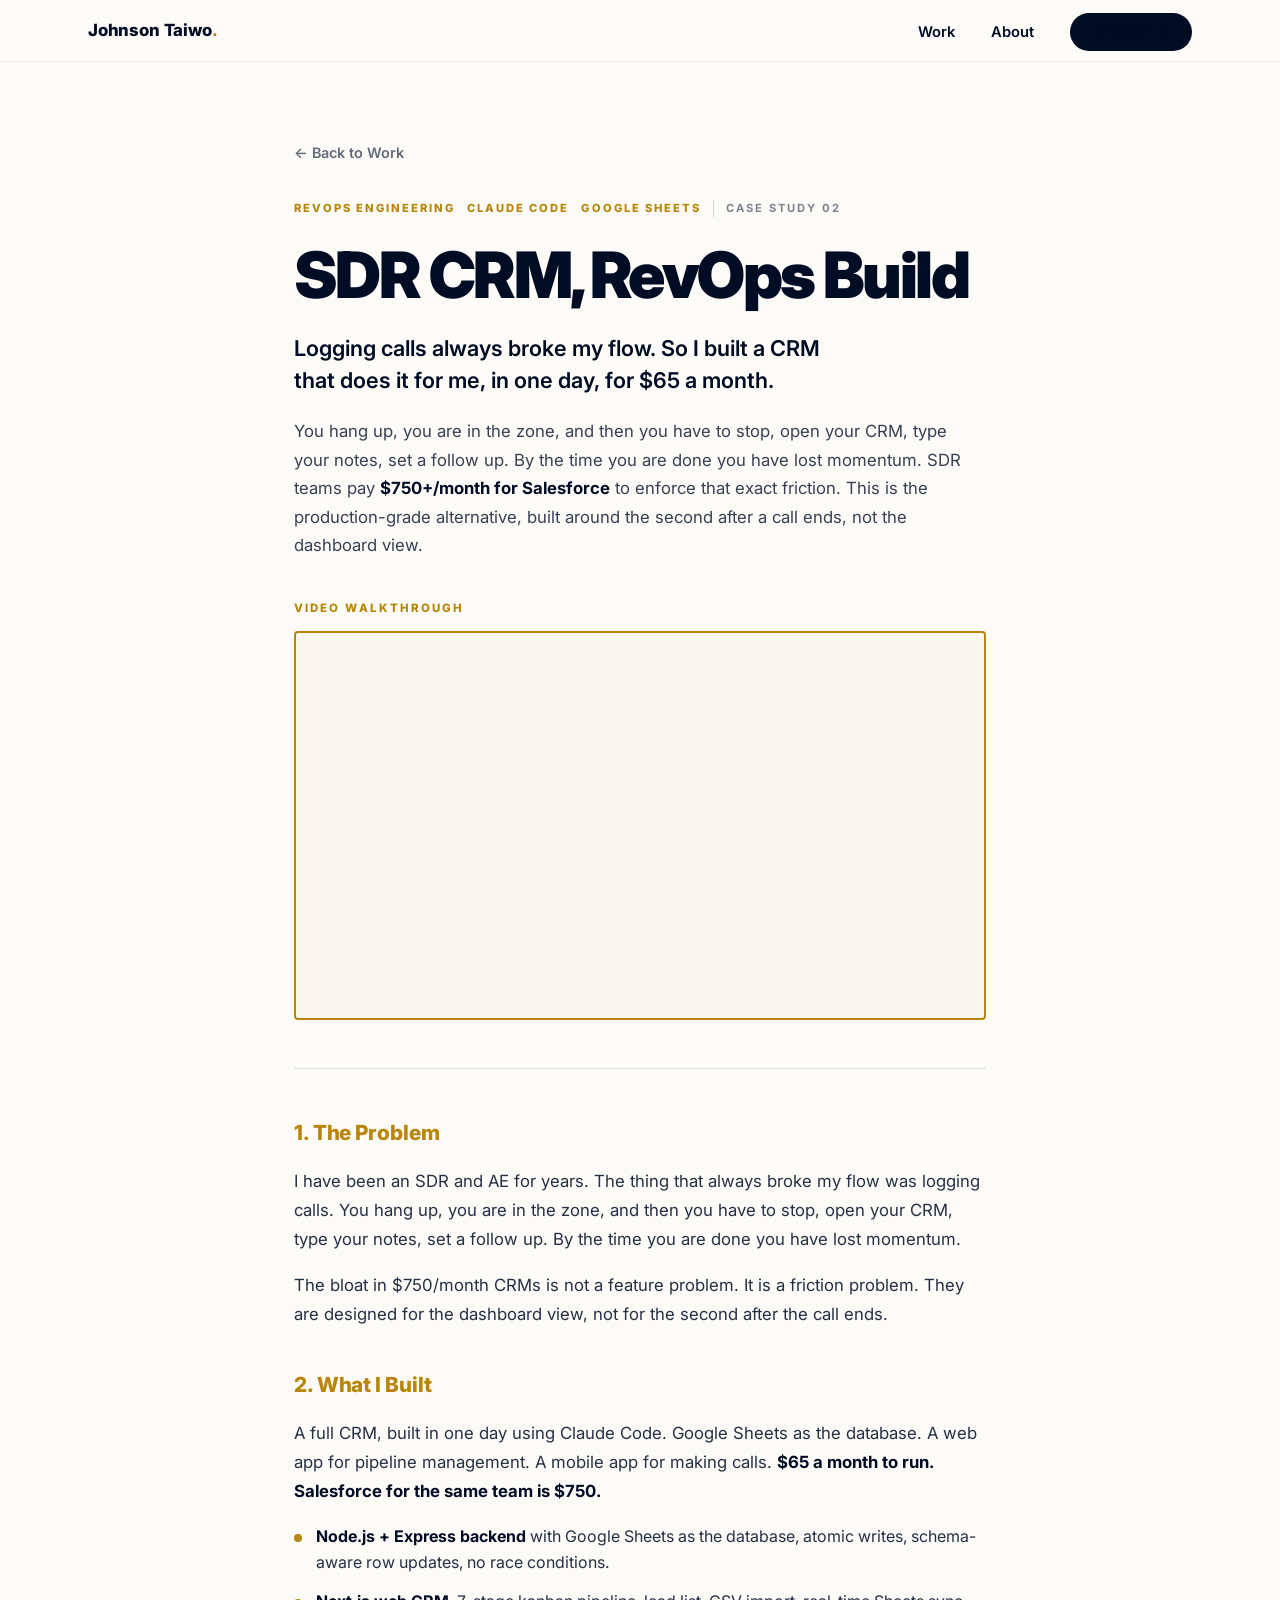
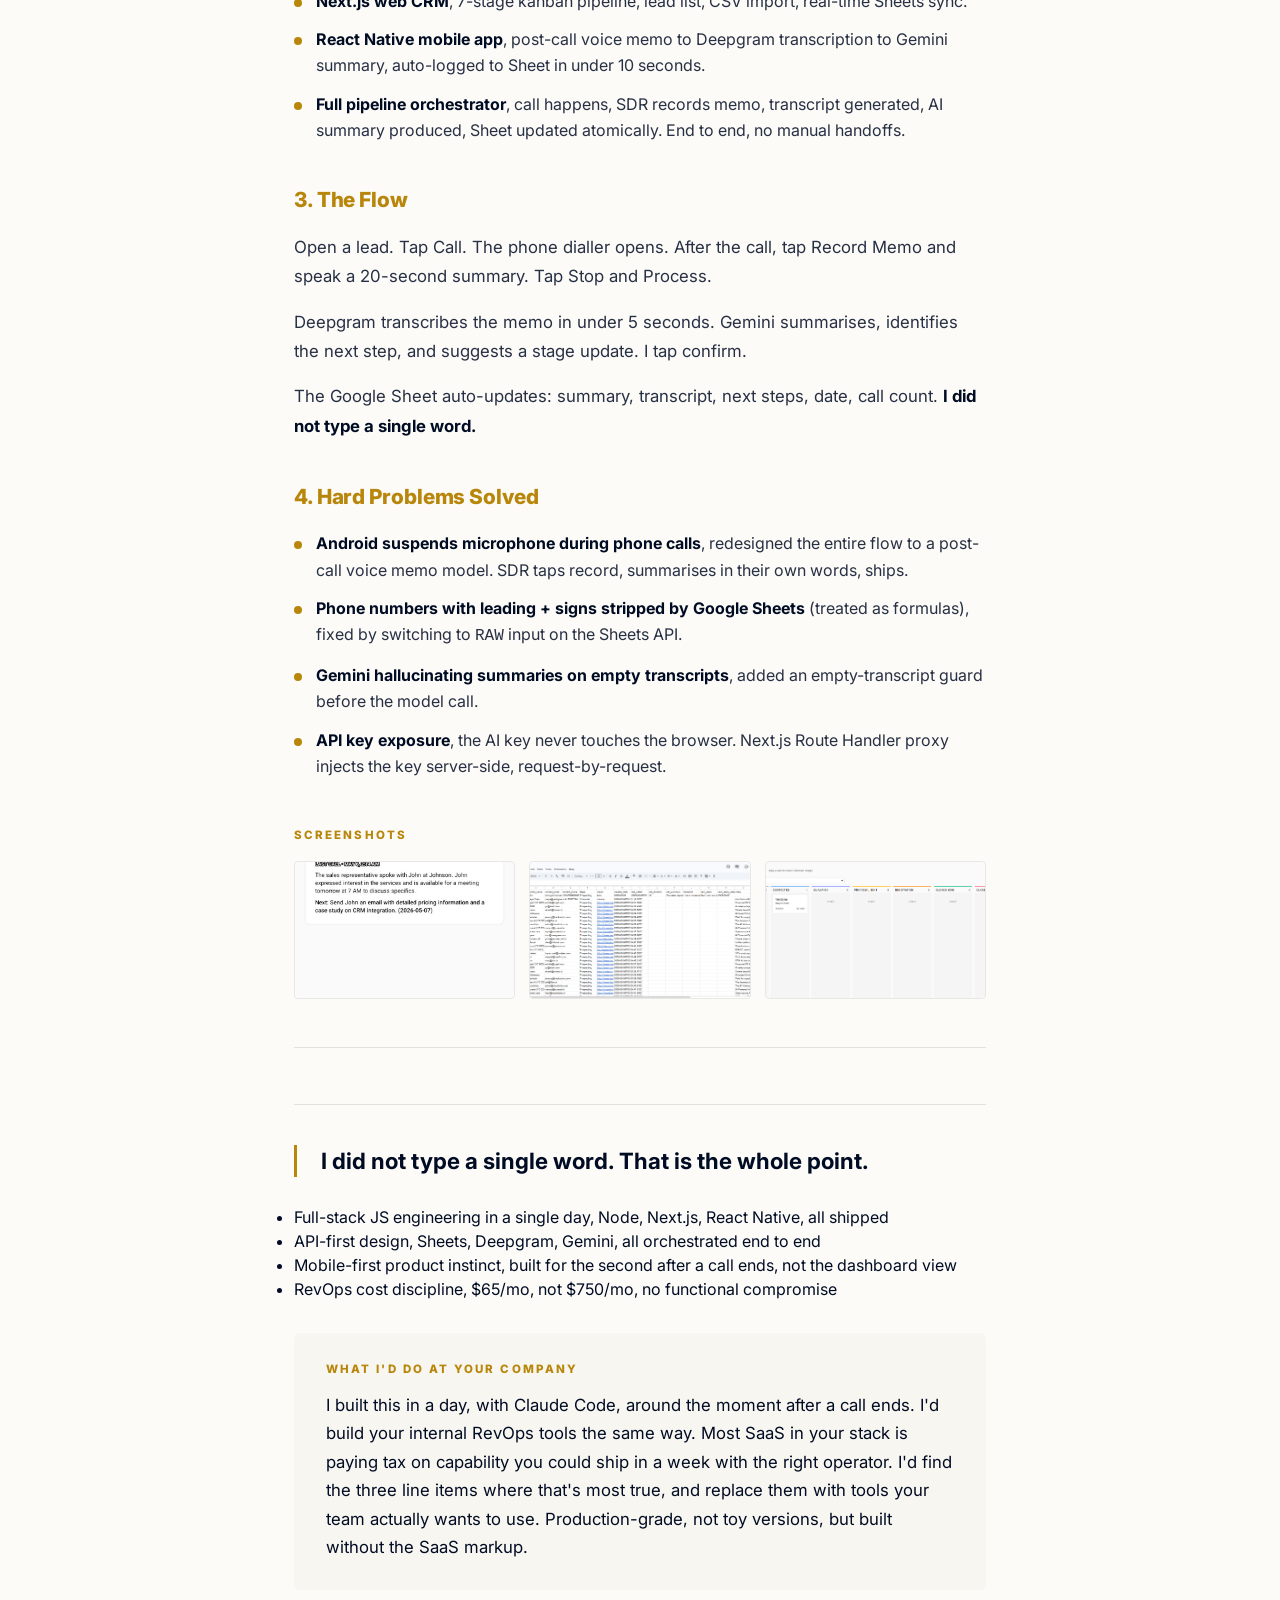
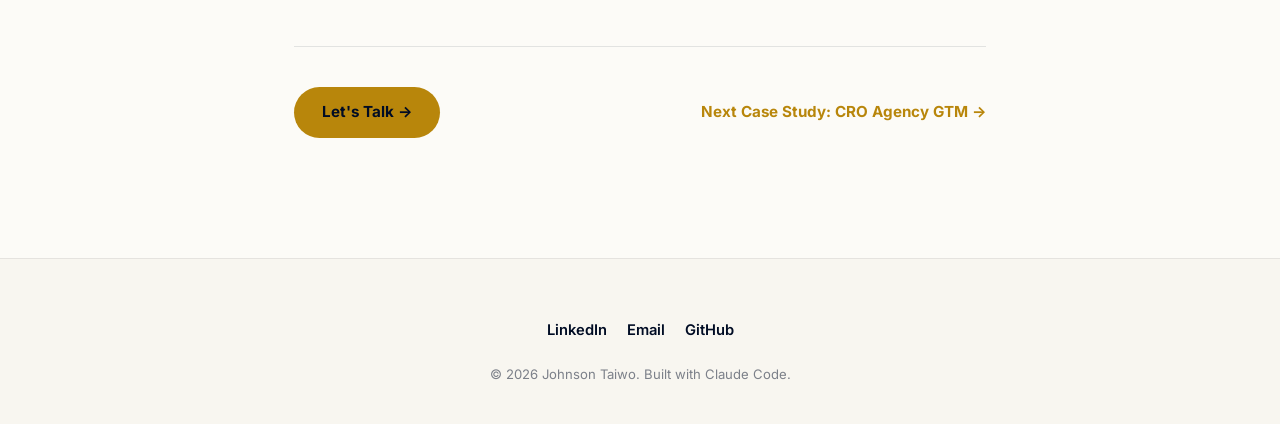
<file: case-study-sdr-crm.html>
<!DOCTYPE html>
<html lang="en">
<head>
  <meta charset="UTF-8">
  <meta name="viewport" content="width=device-width, initial-scale=1.0">
  <title>SDR CRM, RevOps Build | Johnson Taiwo</title>
  <meta name="description" content="Logging calls always broke my flow. So I built a CRM that does it for me, in one day, for $65 a month.">

  <meta property="og:title" content="SDR CRM, RevOps Build">
  <meta property="og:description" content="Built in one day with Claude Code. Mobile-first CRM that auto-logs every call to Google Sheets. $65 a month, not $750.">
  <meta property="og:type" content="article">
  <meta property="og:url" content="https://johnson-taiwo.github.io/gtm-portfolio/case-study-sdr-crm.html">
  <meta property="og:image" content="assets/project-sdr-crm-thumb.svg">

  <link rel="preconnect" href="https://fonts.googleapis.com">
  <link rel="preconnect" href="https://fonts.gstatic.com" crossorigin>
  <link href="https://fonts.googleapis.com/css2?family=Inter:wght@400;600;800;900&display=swap" rel="stylesheet">

  <link rel="stylesheet" href="style.css">
  <link rel="stylesheet" href="case-study.css">
</head>
<body>

  <!-- NAV -->
  <header class="nav">
    <div class="nav-content">
      <a href="index.html" class="nav-brand">Johnson Taiwo<span class="dot">.</span></a>
      <nav>
        <ul class="nav-links">
          <li><a href="index.html#work">Work</a></li>
          <li><a href="index.html#about">About</a></li>
          <li><a href="https://www.linkedin.com/in/johnson-taiwo/" target="_blank" rel="noopener" class="nav-cta">LinkedIn →</a></li>
        </ul>
      </nav>
      <button class="mobile-menu-toggle" id="mobileMenuToggle" aria-label="Open menu">
        <span></span><span></span><span></span>
      </button>
    </div>
    <div class="mobile-menu-overlay" id="mobileMenuOverlay">
      <ul class="mobile-nav-links">
        <li><a href="index.html#work">Work</a></li>
        <li><a href="index.html#about">About</a></li>
        <li><a href="https://www.linkedin.com/in/johnson-taiwo/" target="_blank" rel="noopener" class="gold">LinkedIn →</a></li>
      </ul>
    </div>
  </header>

  <main class="cs-article-page">
    <div class="cs-article-container">

      <div class="cs-back-link">
        <a href="index.html#work">← Back to Work</a>
      </div>

      <div class="cs-meta">
        <span class="tool-tag">RevOps Engineering</span>
        <span class="tool-tag">Claude Code</span>
        <span class="tool-tag">Google Sheets</span>
        <span class="cs-type">Case Study 02</span>
      </div>

      <h1 class="cs-article-title">SDR CRM, RevOps Build</h1>

      <p class="cs-article-intro">
        Logging calls always broke my flow. So I built a CRM that does it for me, in one day, for $65 a month.
      </p>

      <p class="cs-article-lead">
        You hang up, you are in the zone, and then you have to stop, open your CRM, type your notes, set a follow up. By the time you are done you have lost momentum. SDR teams pay <strong>$750+/month for Salesforce</strong> to enforce that exact friction. This is the production-grade alternative, built around the second after a call ends, not the dashboard view.
      </p>

      <!-- VIDEO EMBED PLACEHOLDER -->
      <div class="cs-video-embed">
        <div class="cs-video-embed-label">Video Walkthrough</div>
        <div class="cs-video-frame">
          <iframe src="https://drive.google.com/file/d/1zBq5VXlhw8HsUDsBO5QnxR9eF4Ehwx1V/preview" title="SDR CRM walkthrough" allow="autoplay" allowfullscreen></iframe>
        </div>
      </div>

      <hr class="cs-article-divider">

      <div class="cs-article-section">
        <h2>1. The Problem</h2>
        <p>
          I have been an SDR and AE for years. The thing that always broke my flow was logging calls. You hang up, you are in the zone, and then you have to stop, open your CRM, type your notes, set a follow up. By the time you are done you have lost momentum.
        </p>
        <p>
          The bloat in $750/month CRMs is not a feature problem. It is a friction problem. They are designed for the dashboard view, not for the second after the call ends.
        </p>
      </div>

      <div class="cs-article-section">
        <h2>2. What I Built</h2>
        <p>
          A full CRM, built in one day using Claude Code. Google Sheets as the database. A web app for pipeline management. A mobile app for making calls. <strong>$65 a month to run. Salesforce for the same team is $750.</strong>
        </p>
        <ul>
          <li><strong>Node.js + Express backend</strong> with Google Sheets as the database, atomic writes, schema-aware row updates, no race conditions.</li>
          <li><strong>Next.js web CRM</strong>, 7-stage kanban pipeline, lead list, CSV import, real-time Sheets sync.</li>
          <li><strong>React Native mobile app</strong>, post-call voice memo to Deepgram transcription to Gemini summary, auto-logged to Sheet in under 10 seconds.</li>
          <li><strong>Full pipeline orchestrator</strong>, call happens, SDR records memo, transcript generated, AI summary produced, Sheet updated atomically. End to end, no manual handoffs.</li>
        </ul>
      </div>

      <div class="cs-article-section">
        <h2>3. The Flow</h2>
        <p>
          Open a lead. Tap Call. The phone dialler opens. After the call, tap Record Memo and speak a 20-second summary. Tap Stop and Process.
        </p>
        <p>
          Deepgram transcribes the memo in under 5 seconds. Gemini summarises, identifies the next step, and suggests a stage update. I tap confirm.
        </p>
        <p>
          The Google Sheet auto-updates: summary, transcript, next steps, date, call count. <strong>I did not type a single word.</strong>
        </p>
      </div>

      <div class="cs-article-section">
        <h2>4. Hard Problems Solved</h2>
        <ul>
          <li><strong>Android suspends microphone during phone calls</strong>, redesigned the entire flow to a post-call voice memo model. SDR taps record, summarises in their own words, ships.</li>
          <li><strong>Phone numbers with leading + signs stripped by Google Sheets</strong> (treated as formulas), fixed by switching to <code>RAW</code> input on the Sheets API.</li>
          <li><strong>Gemini hallucinating summaries on empty transcripts</strong>, added an empty-transcript guard before the model call.</li>
          <li><strong>API key exposure</strong>, the AI key never touches the browser. Next.js Route Handler proxy injects the key server-side, request-by-request.</li>
        </ul>
      </div>

      <!-- SCREENSHOTS GRID -->
      <div class="cs-screenshots">
        <div class="cs-screenshots-label">Screenshots</div>
        <div class="cs-screenshots-grid">
          <img src="assets/screenshots/sdr-crm-1.jpeg" alt="SDR CRM screenshot 1">
          <img src="assets/screenshots/sdr-crm-2.png" alt="SDR CRM screenshot 2">
          <img src="assets/screenshots/sdr-crm-3.png" alt="SDR CRM screenshot 3">
        </div>
      </div>

      <hr class="cs-article-divider">

      <div class="cs-article-closing">
        <p class="cs-article-statement">
          I did not type a single word. That is the whole point.
        </p>

        <ul>
          <li>Full-stack JS engineering in a single day, Node, Next.js, React Native, all shipped</li>
          <li>API-first design, Sheets, Deepgram, Gemini, all orchestrated end to end</li>
          <li>Mobile-first product instinct, built for the second after a call ends, not the dashboard view</li>
          <li>RevOps cost discipline, $65/mo, not $750/mo, no functional compromise</li>
        </ul>

        <div class="cs-pitch">
          <div class="cs-pitch-label">What I'd do at your company</div>
          <p>
            I built this in a day, with Claude Code, around the moment after a call ends. I'd build your internal RevOps tools the same way. Most SaaS in your stack is paying tax on capability you could ship in a week with the right operator. I'd find the three line items where that's most true, and replace them with tools your team actually wants to use. Production-grade, not toy versions, but built without the SaaS markup.
          </p>
        </div>
      </div>

      <div class="cs-article-cta">
        <a href="https://www.linkedin.com/in/johnson-taiwo/" target="_blank" rel="noopener" class="cs-cta-btn">Let's Talk →</a>
        <a href="case-study-cro-agency-gtm.html" class="cs-next-link">Next Case Study: CRO Agency GTM →</a>
      </div>

    </div>
  </main>

  <!-- FOOTER -->
  <footer class="footer">
    <div class="container">
      <div class="footer-socials">
        <a href="https://www.linkedin.com/in/johnson-taiwo/" target="_blank" rel="noopener">LinkedIn</a>
        <a href="mailto:taiwojohnsonakinkunmi@gmail.com">Email</a>
        <a href="https://github.com/johnson-taiwo" target="_blank" rel="noopener">GitHub</a>
      </div>
      <p class="footer-copy">© 2026 Johnson Taiwo. Built with Claude Code.</p>
    </div>
  </footer>

  <script src="script.js"></script>
</body>
</html>
</file>
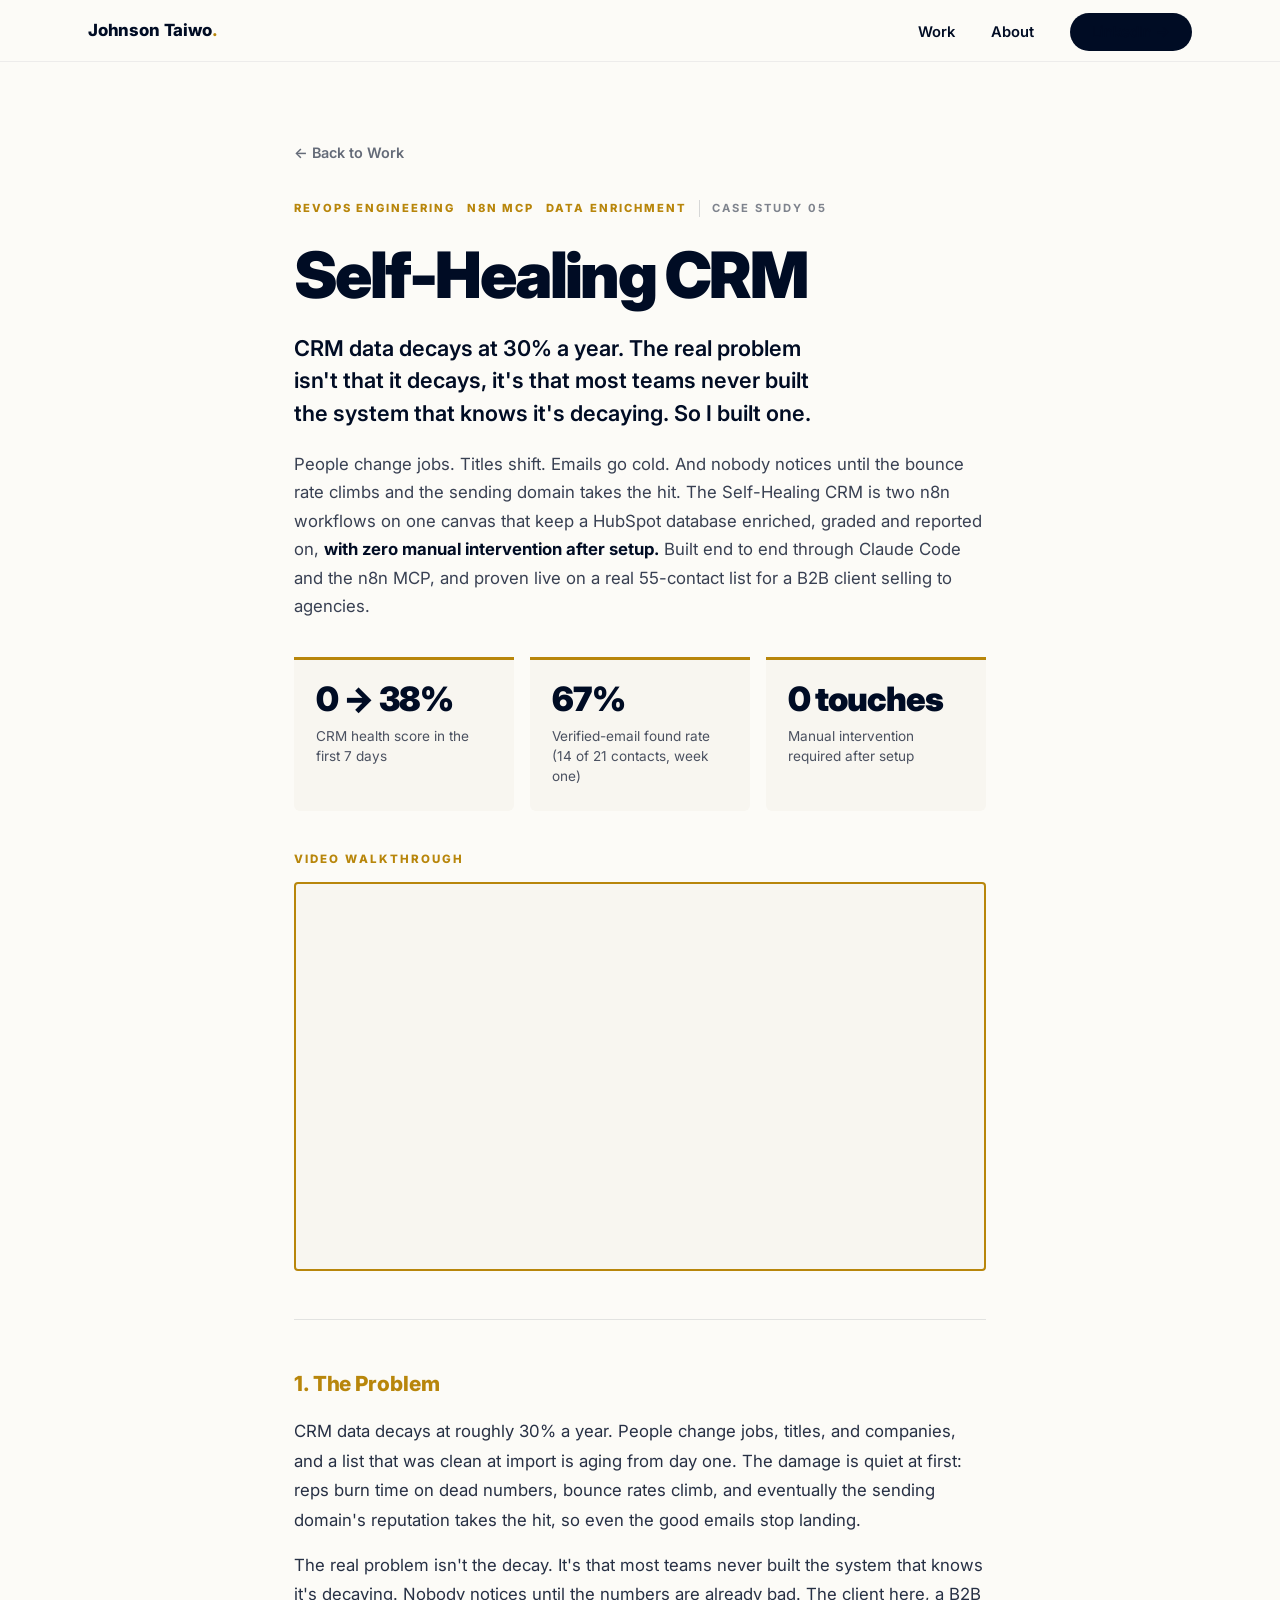
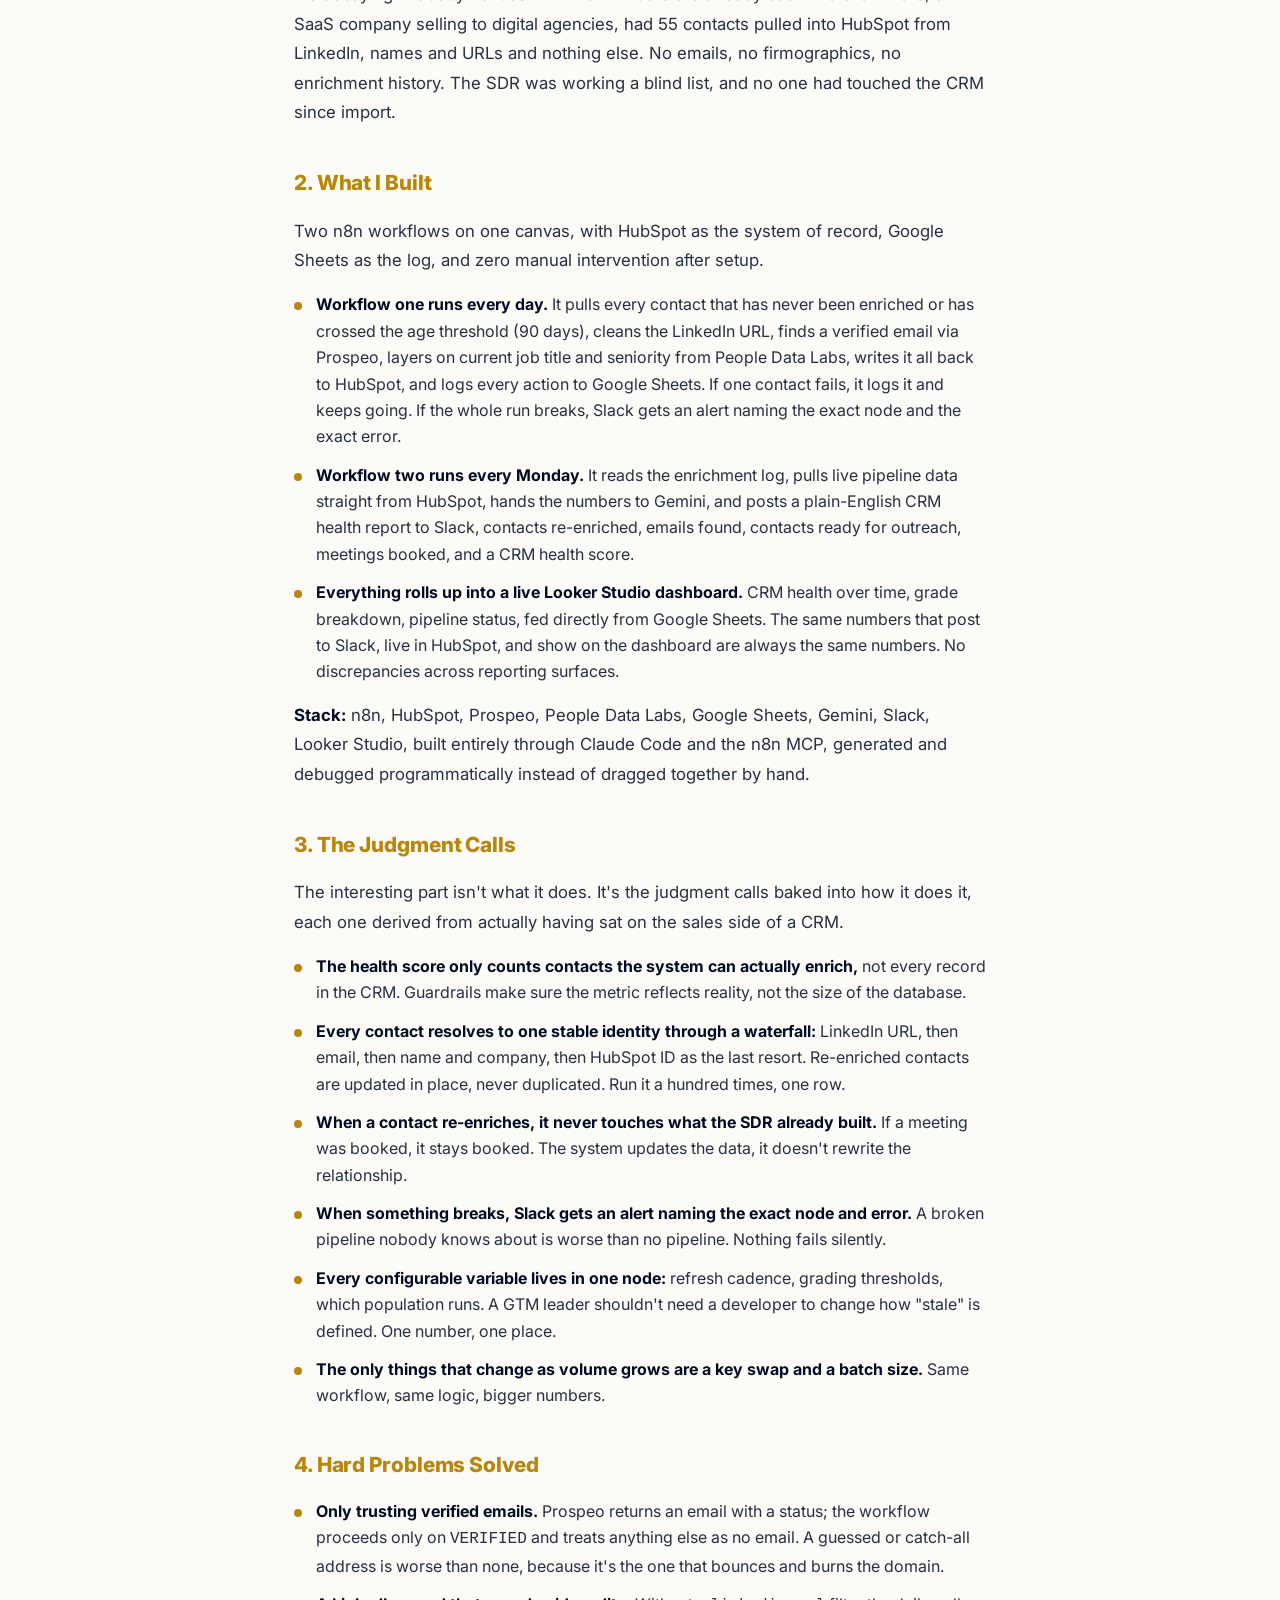
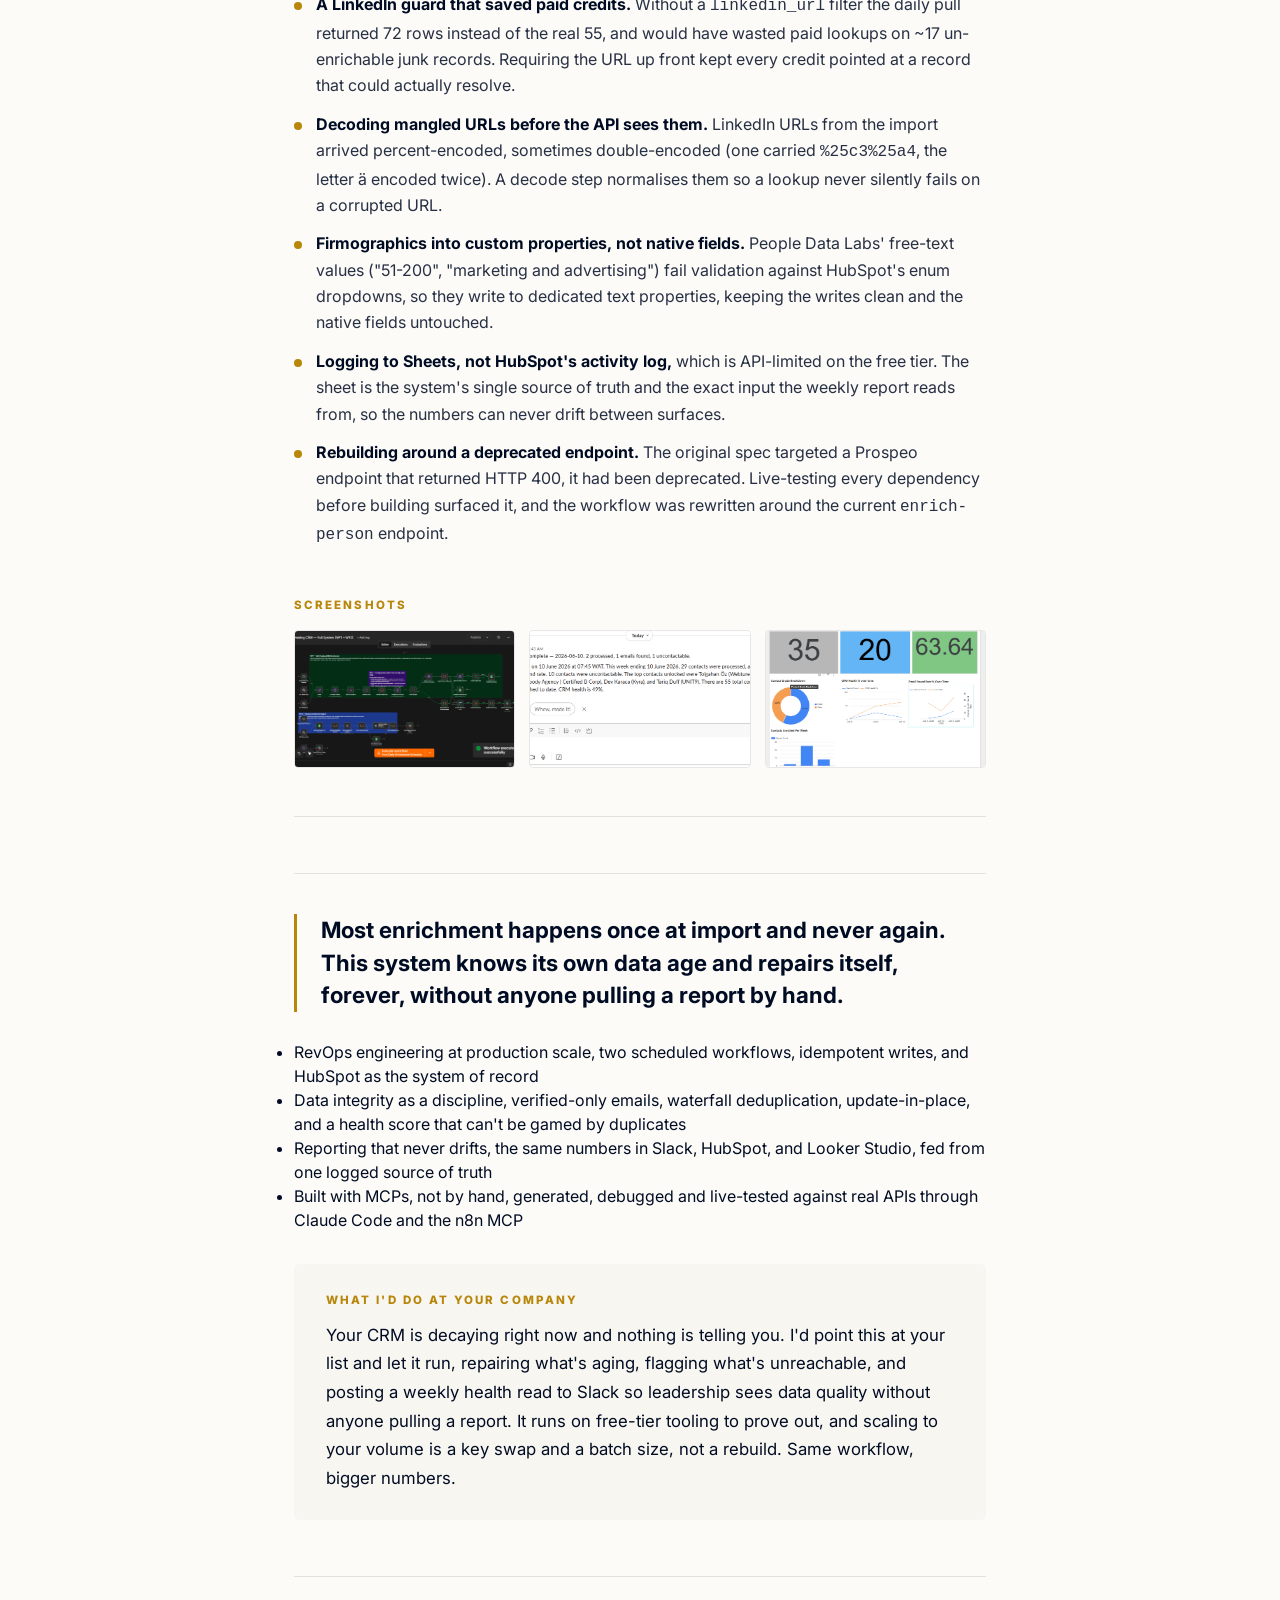
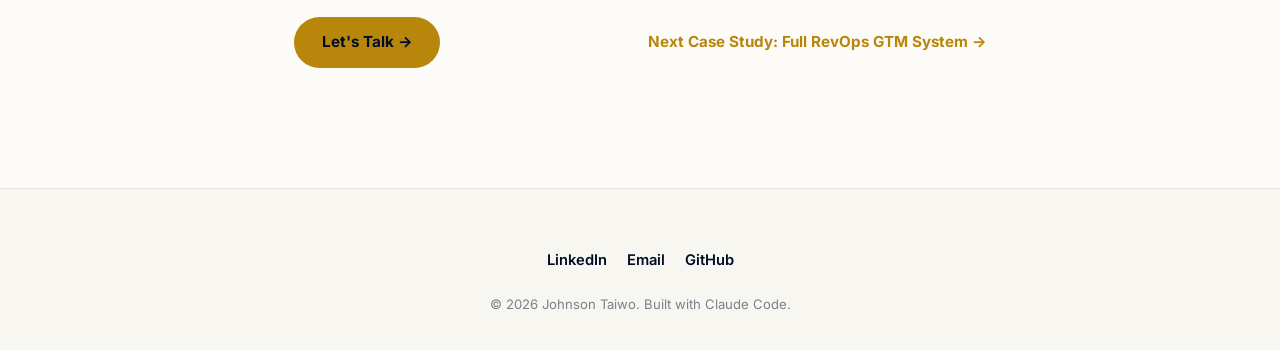
<file: case-study-self-healing-crm.html>
<!DOCTYPE html>
<html lang="en">
<head>
  <meta charset="UTF-8">
  <meta name="viewport" content="width=device-width, initial-scale=1.0">
  <title>Self-Healing CRM | Johnson Taiwo</title>
  <meta name="description" content="A two-workflow n8n system that keeps a HubSpot database enriched, graded and reported on, with zero manual intervention after setup. The CRM knows the age of its own data and repairs it.">

  <meta property="og:title" content="Self-Healing CRM">
  <meta property="og:description" content="CRM data decays 30% a year. Most teams never build the system that knows it's decaying. So I did, two n8n workflows, one canvas, zero manual touches after setup.">
  <meta property="og:type" content="article">
  <meta property="og:url" content="https://johnson-taiwo.github.io/gtm-portfolio/case-study-self-healing-crm.html">
  <meta property="og:image" content="assets/project-self-healing-thumb.svg">

  <link rel="preconnect" href="https://fonts.googleapis.com">
  <link rel="preconnect" href="https://fonts.gstatic.com" crossorigin>
  <link href="https://fonts.googleapis.com/css2?family=Inter:wght@400;600;800;900&display=swap" rel="stylesheet">

  <link rel="stylesheet" href="style.css">
  <link rel="stylesheet" href="case-study.css">
</head>
<body>

  <!-- NAV -->
  <header class="nav">
    <div class="nav-content">
      <a href="index.html" class="nav-brand">Johnson Taiwo<span class="dot">.</span></a>
      <nav>
        <ul class="nav-links">
          <li><a href="index.html#work">Work</a></li>
          <li><a href="index.html#about">About</a></li>
          <li><a href="https://www.linkedin.com/in/johnson-taiwo/" target="_blank" rel="noopener" class="nav-cta">LinkedIn →</a></li>
        </ul>
      </nav>
      <button class="mobile-menu-toggle" id="mobileMenuToggle" aria-label="Open menu">
        <span></span><span></span><span></span>
      </button>
    </div>
    <div class="mobile-menu-overlay" id="mobileMenuOverlay">
      <ul class="mobile-nav-links">
        <li><a href="index.html#work">Work</a></li>
        <li><a href="index.html#about">About</a></li>
        <li><a href="https://www.linkedin.com/in/johnson-taiwo/" target="_blank" rel="noopener" class="gold">LinkedIn →</a></li>
      </ul>
    </div>
  </header>

  <main class="cs-article-page">
    <div class="cs-article-container">

      <div class="cs-back-link">
        <a href="index.html#work">← Back to Work</a>
      </div>

      <div class="cs-meta">
        <span class="tool-tag">RevOps Engineering</span>
        <span class="tool-tag">n8n MCP</span>
        <span class="tool-tag">Data Enrichment</span>
        <span class="cs-type">Case Study 05</span>
      </div>

      <h1 class="cs-article-title">Self-Healing CRM</h1>

      <p class="cs-article-intro">
        CRM data decays at 30% a year. The real problem isn't that it decays, it's that most teams never built the system that knows it's decaying. So I built one.
      </p>

      <p class="cs-article-lead">
        People change jobs. Titles shift. Emails go cold. And nobody notices until the bounce rate climbs and the sending domain takes the hit. The Self-Healing CRM is two n8n workflows on one canvas that keep a HubSpot database enriched, graded and reported on, <strong>with zero manual intervention after setup.</strong> Built end to end through Claude Code and the n8n MCP, and proven live on a real 55-contact list for <a href="case-study-cro-agency-gtm.html">a B2B client selling to agencies</a>.
      </p>

      <!-- STAT HIGHLIGHT -->
      <div class="cs-stat-row">
        <div class="cs-stat">
          <div class="cs-stat-num">0 → 38%</div>
          <div class="cs-stat-label">CRM health score in the first 7 days</div>
        </div>
        <div class="cs-stat">
          <div class="cs-stat-num">67%</div>
          <div class="cs-stat-label">Verified-email found rate (14 of 21 contacts, week one)</div>
        </div>
        <div class="cs-stat">
          <div class="cs-stat-num">0 touches</div>
          <div class="cs-stat-label">Manual intervention required after setup</div>
        </div>
      </div>

      <!-- VIDEO EMBED -->
      <div class="cs-video-embed">
        <div class="cs-video-embed-label">Video Walkthrough</div>
        <div class="cs-video-frame">
          <iframe src="https://drive.google.com/file/d/1KTal4x38TcYN_hFWIPT-aafIMnqElrkI/preview" title="Self-Healing CRM walkthrough" allow="autoplay" allowfullscreen></iframe>
        </div>
      </div>

      <hr class="cs-article-divider">

      <div class="cs-article-section">
        <h2>1. The Problem</h2>
        <p>
          CRM data decays at roughly 30% a year. People change jobs, titles, and companies, and a list that was clean at import is aging from day one. The damage is quiet at first: reps burn time on dead numbers, bounce rates climb, and eventually the sending domain's reputation takes the hit, so even the good emails stop landing.
        </p>
        <p>
          The real problem isn't the decay. It's that most teams never built the system that knows it's decaying. Nobody notices until the numbers are already bad. The client here, a B2B SaaS company selling to digital agencies, had 55 contacts pulled into HubSpot from LinkedIn, names and URLs and nothing else. No emails, no firmographics, no enrichment history. The SDR was working a blind list, and no one had touched the CRM since import.
        </p>
      </div>

      <div class="cs-article-section">
        <h2>2. What I Built</h2>
        <p>
          Two n8n workflows on one canvas, with HubSpot as the system of record, Google Sheets as the log, and zero manual intervention after setup.
        </p>
        <ul>
          <li><strong>Workflow one runs every day.</strong> It pulls every contact that has never been enriched or has crossed the age threshold (90 days), cleans the LinkedIn URL, finds a verified email via Prospeo, layers on current job title and seniority from People Data Labs, writes it all back to HubSpot, and logs every action to Google Sheets. If one contact fails, it logs it and keeps going. If the whole run breaks, Slack gets an alert naming the exact node and the exact error.</li>
          <li><strong>Workflow two runs every Monday.</strong> It reads the enrichment log, pulls live pipeline data straight from HubSpot, hands the numbers to Gemini, and posts a plain-English CRM health report to Slack, contacts re-enriched, emails found, contacts ready for outreach, meetings booked, and a CRM health score.</li>
          <li><strong>Everything rolls up into a live Looker Studio dashboard.</strong> CRM health over time, grade breakdown, pipeline status, fed directly from Google Sheets. The same numbers that post to Slack, live in HubSpot, and show on the dashboard are always the same numbers. No discrepancies across reporting surfaces.</li>
        </ul>
        <p>
          <strong>Stack:</strong> n8n, HubSpot, Prospeo, People Data Labs, Google Sheets, Gemini, Slack, Looker Studio, built entirely through Claude Code and the n8n MCP, generated and debugged programmatically instead of dragged together by hand.
        </p>
      </div>

      <div class="cs-article-section">
        <h2>3. The Judgment Calls</h2>
        <p>
          The interesting part isn't what it does. It's the judgment calls baked into how it does it, each one derived from actually having sat on the sales side of a CRM.
        </p>
        <ul>
          <li><strong>The health score only counts contacts the system can actually enrich,</strong> not every record in the CRM. Guardrails make sure the metric reflects reality, not the size of the database.</li>
          <li><strong>Every contact resolves to one stable identity through a waterfall:</strong> LinkedIn URL, then email, then name and company, then HubSpot ID as the last resort. Re-enriched contacts are updated in place, never duplicated. Run it a hundred times, one row.</li>
          <li><strong>When a contact re-enriches, it never touches what the SDR already built.</strong> If a meeting was booked, it stays booked. The system updates the data, it doesn't rewrite the relationship.</li>
          <li><strong>When something breaks, Slack gets an alert naming the exact node and error.</strong> A broken pipeline nobody knows about is worse than no pipeline. Nothing fails silently.</li>
          <li><strong>Every configurable variable lives in one node:</strong> refresh cadence, grading thresholds, which population runs. A GTM leader shouldn't need a developer to change how "stale" is defined. One number, one place.</li>
          <li><strong>The only things that change as volume grows are a key swap and a batch size.</strong> Same workflow, same logic, bigger numbers.</li>
        </ul>
      </div>

      <div class="cs-article-section">
        <h2>4. Hard Problems Solved</h2>
        <ul>
          <li><strong>Only trusting verified emails.</strong> Prospeo returns an email with a status; the workflow proceeds only on <code>VERIFIED</code> and treats anything else as no email. A guessed or catch-all address is worse than none, because it's the one that bounces and burns the domain.</li>
          <li><strong>A LinkedIn guard that saved paid credits.</strong> Without a <code>linkedin_url</code> filter the daily pull returned 72 rows instead of the real 55, and would have wasted paid lookups on ~17 un-enrichable junk records. Requiring the URL up front kept every credit pointed at a record that could actually resolve.</li>
          <li><strong>Decoding mangled URLs before the API sees them.</strong> LinkedIn URLs from the import arrived percent-encoded, sometimes double-encoded (one carried <code>%25c3%25a4</code>, the letter ä encoded twice). A decode step normalises them so a lookup never silently fails on a corrupted URL.</li>
          <li><strong>Firmographics into custom properties, not native fields.</strong> People Data Labs' free-text values ("51-200", "marketing and advertising") fail validation against HubSpot's enum dropdowns, so they write to dedicated text properties, keeping the writes clean and the native fields untouched.</li>
          <li><strong>Logging to Sheets, not HubSpot's activity log,</strong> which is API-limited on the free tier. The sheet is the system's single source of truth and the exact input the weekly report reads from, so the numbers can never drift between surfaces.</li>
          <li><strong>Rebuilding around a deprecated endpoint.</strong> The original spec targeted a Prospeo endpoint that returned HTTP 400, it had been deprecated. Live-testing every dependency before building surfaced it, and the workflow was rewritten around the current <code>enrich-person</code> endpoint.</li>
        </ul>
      </div>

      <!-- SCREENSHOTS GRID -->
      <div class="cs-screenshots">
        <div class="cs-screenshots-label">Screenshots</div>
        <div class="cs-screenshots-grid">
          <img src="assets/screenshots/self-healing-1.png" alt="Self-Healing CRM screenshot 1, full n8n canvas with WF1 enrichment loop and WF2 weekly report">
          <img src="assets/screenshots/self-healing-2.png" alt="Self-Healing CRM screenshot 2, weekly Slack health report">
          <img src="assets/screenshots/self-healing-3.png" alt="Self-Healing CRM screenshot 3, Looker Studio dashboard">
        </div>
      </div>

      <hr class="cs-article-divider">

      <div class="cs-article-closing">
        <p class="cs-article-statement">
          Most enrichment happens once at import and never again. This system knows its own data age and repairs itself, forever, without anyone pulling a report by hand.
        </p>

        <ul>
          <li>RevOps engineering at production scale, two scheduled workflows, idempotent writes, and HubSpot as the system of record</li>
          <li>Data integrity as a discipline, verified-only emails, waterfall deduplication, update-in-place, and a health score that can't be gamed by duplicates</li>
          <li>Reporting that never drifts, the same numbers in Slack, HubSpot, and Looker Studio, fed from one logged source of truth</li>
          <li>Built with MCPs, not by hand, generated, debugged and live-tested against real APIs through Claude Code and the n8n MCP</li>
        </ul>

        <div class="cs-pitch">
          <div class="cs-pitch-label">What I'd do at your company</div>
          <p>
            Your CRM is decaying right now and nothing is telling you. I'd point this at your list and let it run, repairing what's aging, flagging what's unreachable, and posting a weekly health read to Slack so leadership sees data quality without anyone pulling a report. It runs on free-tier tooling to prove out, and scaling to your volume is a key swap and a batch size, not a rebuild. Same workflow, bigger numbers.
          </p>
        </div>
      </div>

      <div class="cs-article-cta">
        <a href="https://www.linkedin.com/in/johnson-taiwo/" target="_blank" rel="noopener" class="cs-cta-btn">Let's Talk →</a>
        <a href="case-study-full-revops.html" class="cs-next-link">Next Case Study: Full RevOps GTM System →</a>
      </div>

    </div>
  </main>

  <!-- FOOTER -->
  <footer class="footer">
    <div class="container">
      <div class="footer-socials">
        <a href="https://www.linkedin.com/in/johnson-taiwo/" target="_blank" rel="noopener">LinkedIn</a>
        <a href="mailto:taiwojohnsonakinkunmi@gmail.com">Email</a>
        <a href="https://github.com/johnson-taiwo" target="_blank" rel="noopener">GitHub</a>
      </div>
      <p class="footer-copy">© 2026 Johnson Taiwo. Built with Claude Code.</p>
    </div>
  </footer>

  <script src="script.js"></script>
</body>
</html>
</file>
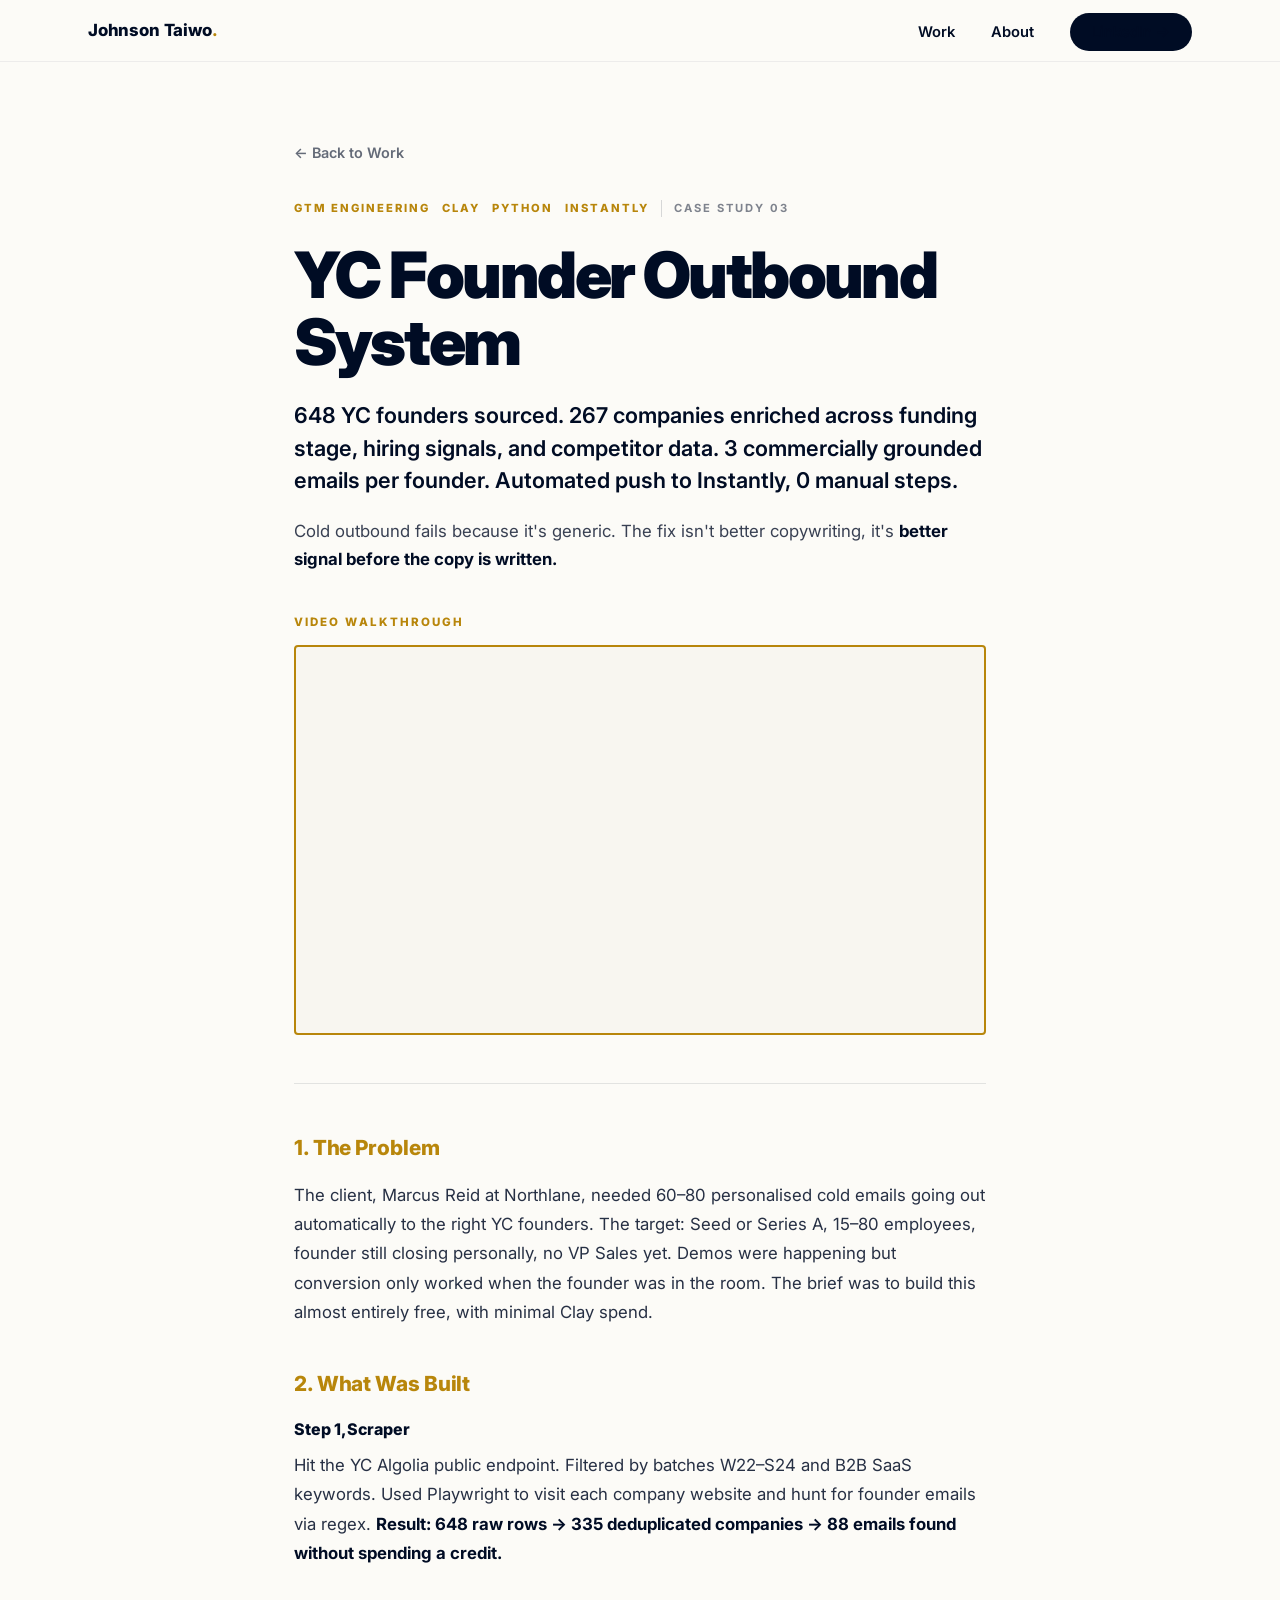
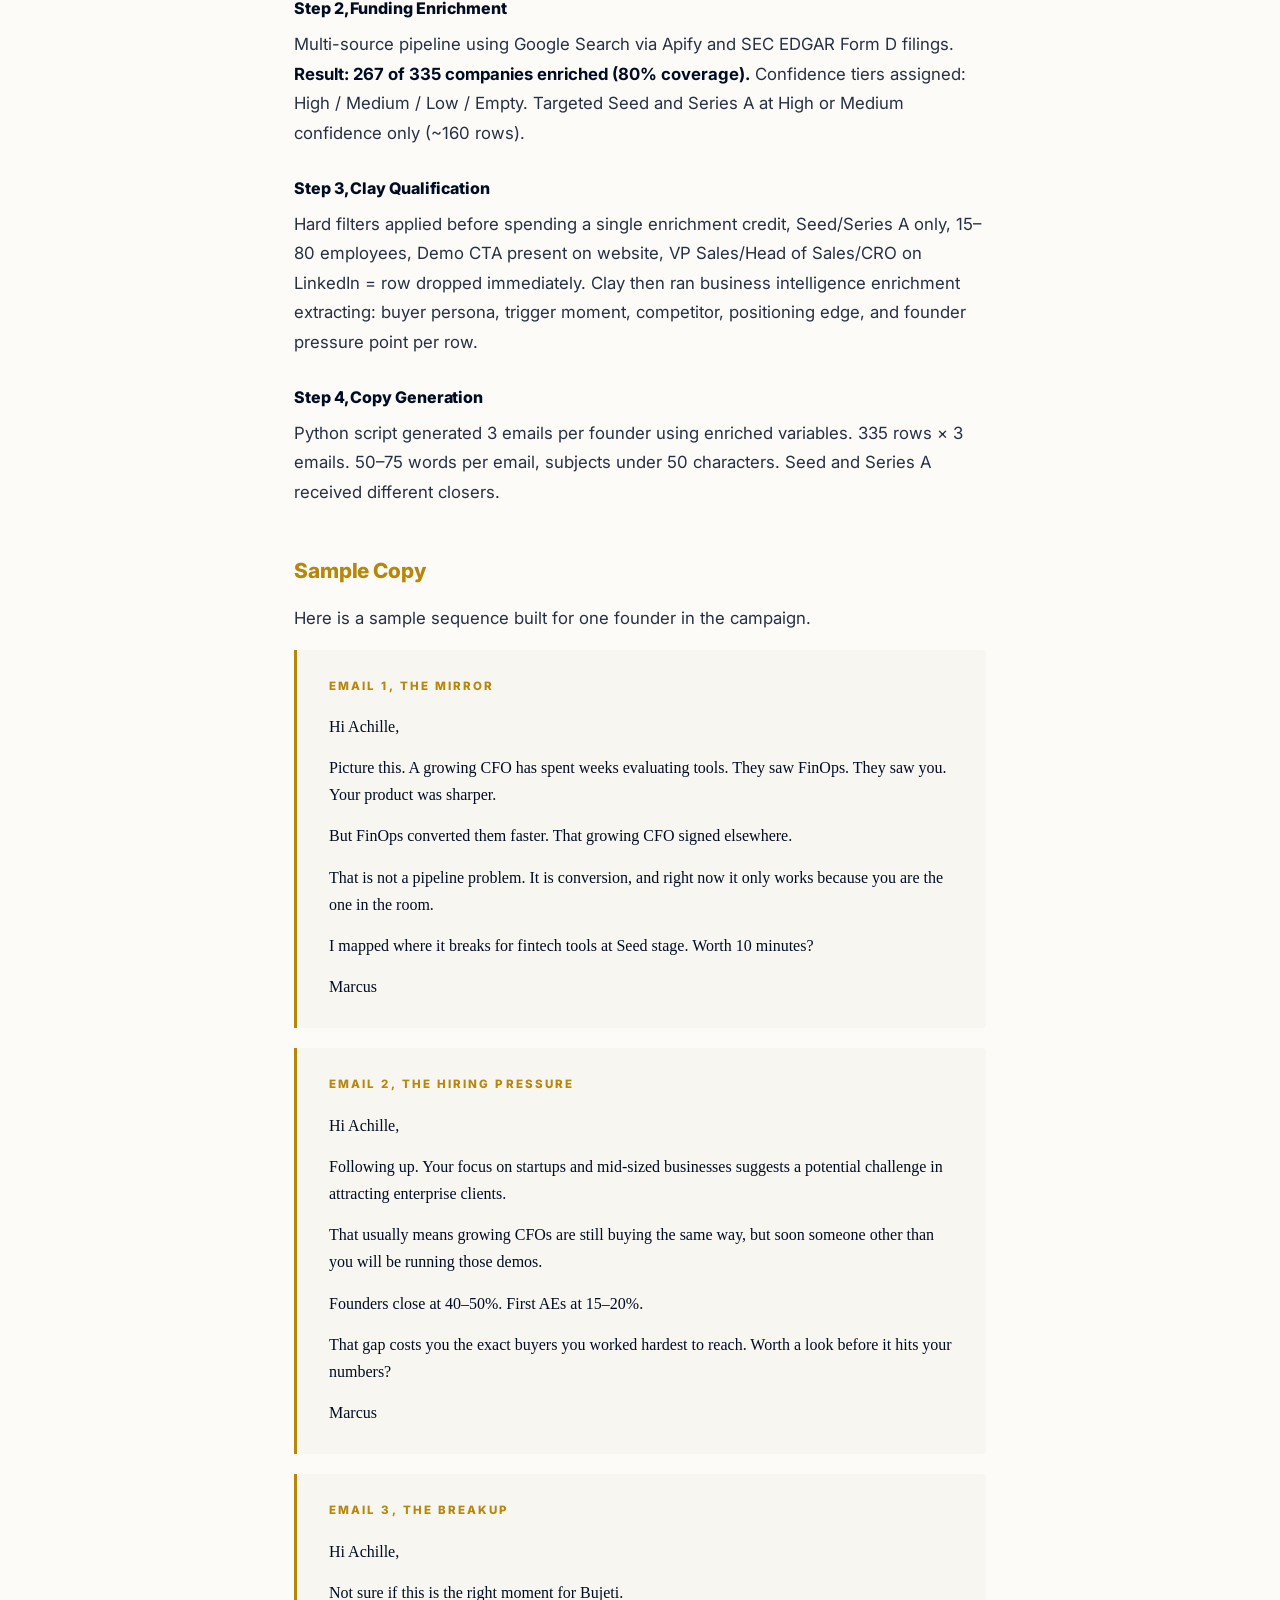
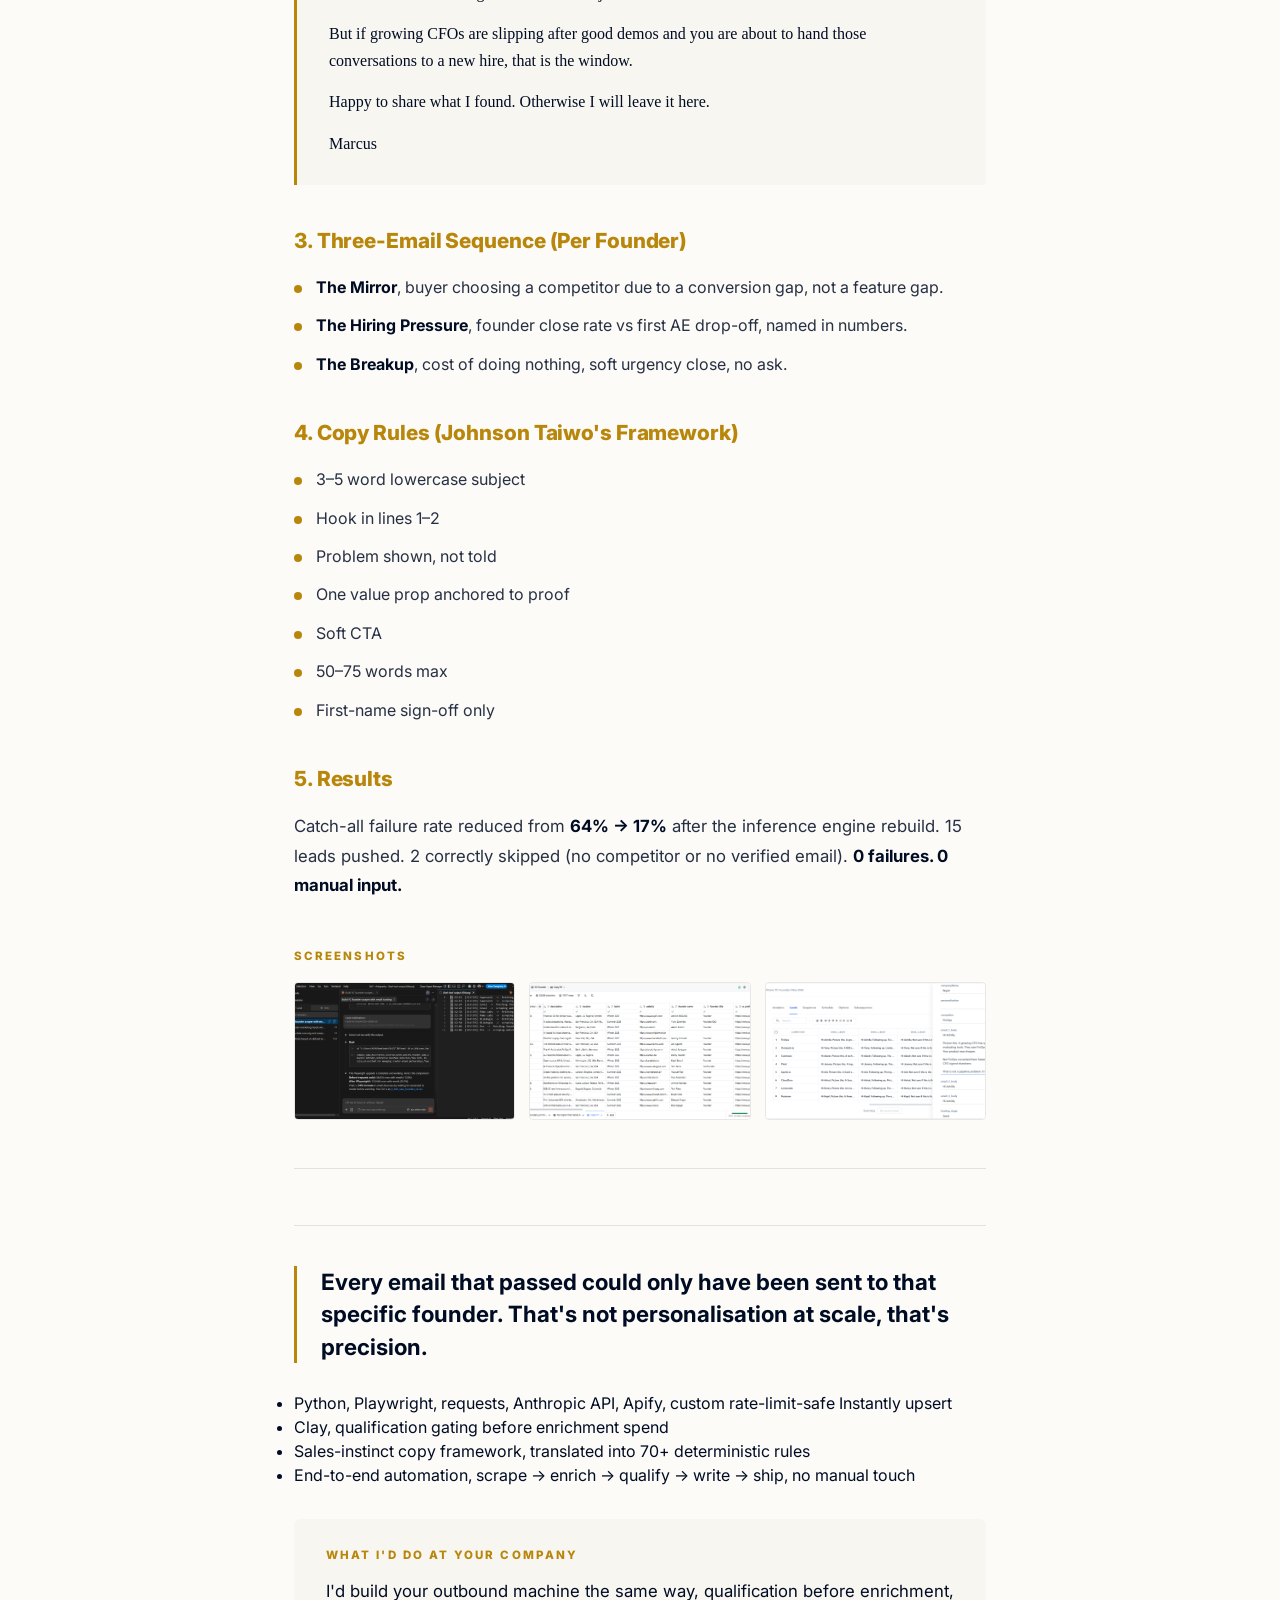
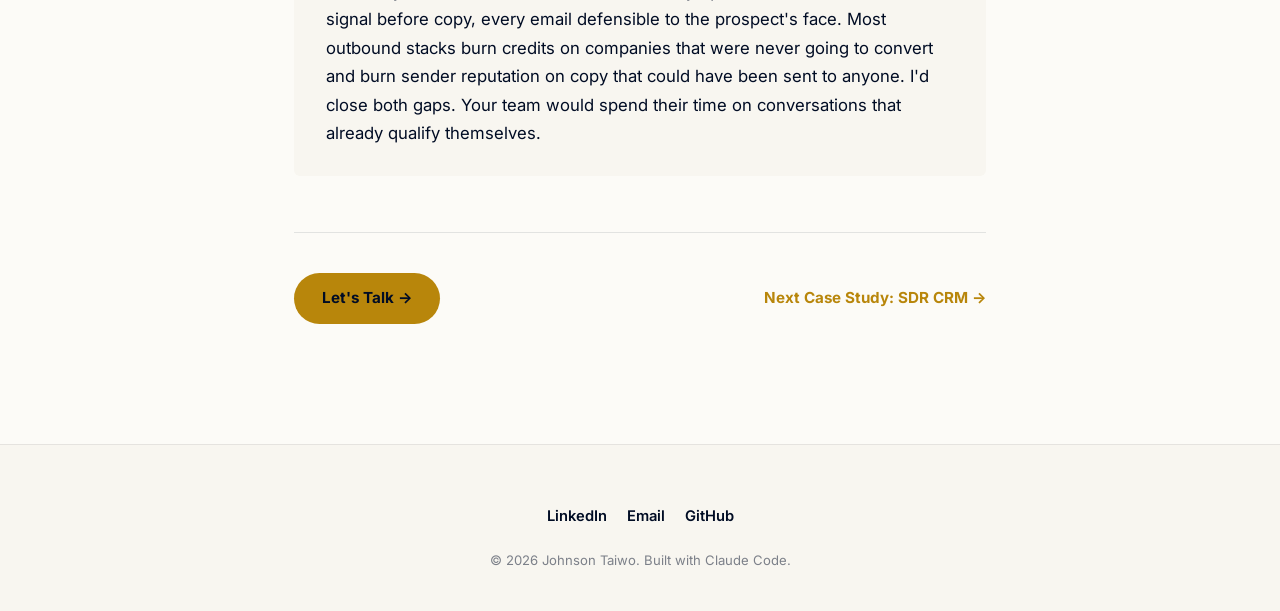
<file: case-study-yc-outbound.html>
<!DOCTYPE html>
<html lang="en">
<head>
  <meta charset="UTF-8">
  <meta name="viewport" content="width=device-width, initial-scale=1.0">
  <title>YC Founder Outbound System | Johnson Taiwo</title>
  <meta name="description" content="648 scraped founders. 88 verified emails. 3 copy angles per founder. 0 manual steps. A precision outbound system built end to end.">

  <meta property="og:title" content="YC Founder Outbound System">
  <meta property="og:description" content="648 scraped founders. 88 verified emails. 3 copy angles per founder. 0 manual steps.">
  <meta property="og:type" content="article">
  <meta property="og:url" content="https://johnson-taiwo.github.io/gtm-portfolio/case-study-yc-outbound.html">
  <meta property="og:image" content="assets/project-yc-outbound-thumb.svg">

  <link rel="preconnect" href="https://fonts.googleapis.com">
  <link rel="preconnect" href="https://fonts.gstatic.com" crossorigin>
  <link href="https://fonts.googleapis.com/css2?family=Inter:wght@400;600;800;900&display=swap" rel="stylesheet">

  <link rel="stylesheet" href="style.css">
  <link rel="stylesheet" href="case-study.css">
</head>
<body>

  <!-- NAV -->
  <header class="nav">
    <div class="nav-content">
      <a href="index.html" class="nav-brand">Johnson Taiwo<span class="dot">.</span></a>
      <nav>
        <ul class="nav-links">
          <li><a href="index.html#work">Work</a></li>
          <li><a href="index.html#about">About</a></li>
          <li><a href="https://www.linkedin.com/in/johnson-taiwo/" target="_blank" rel="noopener" class="nav-cta">LinkedIn →</a></li>
        </ul>
      </nav>
      <button class="mobile-menu-toggle" id="mobileMenuToggle" aria-label="Open menu">
        <span></span><span></span><span></span>
      </button>
    </div>
    <div class="mobile-menu-overlay" id="mobileMenuOverlay">
      <ul class="mobile-nav-links">
        <li><a href="index.html#work">Work</a></li>
        <li><a href="index.html#about">About</a></li>
        <li><a href="https://www.linkedin.com/in/johnson-taiwo/" target="_blank" rel="noopener" class="gold">LinkedIn →</a></li>
      </ul>
    </div>
  </header>

  <main class="cs-article-page">
    <div class="cs-article-container">

      <div class="cs-back-link">
        <a href="index.html#work">← Back to Work</a>
      </div>

      <div class="cs-meta">
        <span class="tool-tag">GTM Engineering</span>
        <span class="tool-tag">Clay</span>
        <span class="tool-tag">Python</span>
        <span class="tool-tag">Instantly</span>
        <span class="cs-type">Case Study 03</span>
      </div>

      <h1 class="cs-article-title">YC Founder Outbound System</h1>

      <p class="cs-article-intro">
        648 YC founders sourced. 267 companies enriched across funding stage, hiring signals, and competitor data. 3 commercially grounded emails per founder. Automated push to Instantly, 0 manual steps.
      </p>

      <p class="cs-article-lead">
        Cold outbound fails because it's generic. The fix isn't better copywriting, it's <strong>better signal before the copy is written.</strong>
      </p>

      <!-- VIDEO EMBED PLACEHOLDER -->
      <div class="cs-video-embed">
        <div class="cs-video-embed-label">Video Walkthrough</div>
        <div class="cs-video-frame">
          <iframe src="https://drive.google.com/file/d/1CtfS27O6D5uq6G0Y7QqMMbCIchWut1ct/preview" title="YC Outbound walkthrough" allow="autoplay" allowfullscreen></iframe>
        </div>
      </div>

      <hr class="cs-article-divider">

      <div class="cs-article-section">
        <h2>1. The Problem</h2>
        <p>
          The client, Marcus Reid at Northlane, needed 60–80 personalised cold emails going out automatically to the right YC founders. The target: Seed or Series A, 15–80 employees, founder still closing personally, no VP Sales yet. Demos were happening but conversion only worked when the founder was in the room. The brief was to build this almost entirely free, with minimal Clay spend.
        </p>
      </div>

      <div class="cs-article-section">
        <h2>2. What Was Built</h2>

        <h3 class="cs-step-heading">Step 1, Scraper</h3>
        <p>
          Hit the YC Algolia public endpoint. Filtered by batches W22–S24 and B2B SaaS keywords. Used Playwright to visit each company website and hunt for founder emails via regex. <strong>Result: 648 raw rows → 335 deduplicated companies → 88 emails found without spending a credit.</strong>
        </p>

        <h3 class="cs-step-heading">Step 2, Funding Enrichment</h3>
        <p>
          Multi-source pipeline using Google Search via Apify and SEC EDGAR Form D filings. <strong>Result: 267 of 335 companies enriched (80% coverage).</strong> Confidence tiers assigned: High / Medium / Low / Empty. Targeted Seed and Series A at High or Medium confidence only (~160 rows).
        </p>

        <h3 class="cs-step-heading">Step 3, Clay Qualification</h3>
        <p>
          Hard filters applied before spending a single enrichment credit, Seed/Series A only, 15–80 employees, Demo CTA present on website, VP Sales/Head of Sales/CRO on LinkedIn = row dropped immediately. Clay then ran business intelligence enrichment extracting: buyer persona, trigger moment, competitor, positioning edge, and founder pressure point per row.
        </p>

        <h3 class="cs-step-heading">Step 4, Copy Generation</h3>
        <p>
          Python script generated 3 emails per founder using enriched variables. 335 rows × 3 emails. 50–75 words per email, subjects under 50 characters. Seed and Series A received different closers.
        </p>
      </div>

      <div class="cs-article-section cs-sample-copy">
        <h2>Sample Copy</h2>
        <p class="cs-sample-intro">Here is a sample sequence built for one founder in the campaign.</p>

        <div class="cs-email-card">
          <div class="cs-email-label">Email 1, The Mirror</div>
          <div class="cs-email-body">
            <p>Hi Achille,</p>
            <p>Picture this. A growing CFO has spent weeks evaluating tools. They saw FinOps. They saw you. Your product was sharper.</p>
            <p>But FinOps converted them faster. That growing CFO signed elsewhere.</p>
            <p>That is not a pipeline problem. It is conversion, and right now it only works because you are the one in the room.</p>
            <p>I mapped where it breaks for fintech tools at Seed stage. Worth 10 minutes?</p>
            <p>Marcus</p>
          </div>
        </div>

        <div class="cs-email-card">
          <div class="cs-email-label">Email 2, The Hiring Pressure</div>
          <div class="cs-email-body">
            <p>Hi Achille,</p>
            <p>Following up. Your focus on startups and mid-sized businesses suggests a potential challenge in attracting enterprise clients.</p>
            <p>That usually means growing CFOs are still buying the same way, but soon someone other than you will be running those demos.</p>
            <p>Founders close at 40–50%. First AEs at 15–20%.</p>
            <p>That gap costs you the exact buyers you worked hardest to reach. Worth a look before it hits your numbers?</p>
            <p>Marcus</p>
          </div>
        </div>

        <div class="cs-email-card">
          <div class="cs-email-label">Email 3, The Breakup</div>
          <div class="cs-email-body">
            <p>Hi Achille,</p>
            <p>Not sure if this is the right moment for Bujeti.</p>
            <p>But if growing CFOs are slipping after good demos and you are about to hand those conversations to a new hire, that is the window.</p>
            <p>Happy to share what I found. Otherwise I will leave it here.</p>
            <p>Marcus</p>
          </div>
        </div>
      </div>

      <div class="cs-article-section">
        <h2>3. Three-Email Sequence (Per Founder)</h2>
        <ul>
          <li><strong>The Mirror</strong>, buyer choosing a competitor due to a conversion gap, not a feature gap.</li>
          <li><strong>The Hiring Pressure</strong>, founder close rate vs first AE drop-off, named in numbers.</li>
          <li><strong>The Breakup</strong>, cost of doing nothing, soft urgency close, no ask.</li>
        </ul>
      </div>

      <div class="cs-article-section">
        <h2>4. Copy Rules (Johnson Taiwo's Framework)</h2>
        <ul>
          <li>3–5 word lowercase subject</li>
          <li>Hook in lines 1–2</li>
          <li>Problem shown, not told</li>
          <li>One value prop anchored to proof</li>
          <li>Soft CTA</li>
          <li>50–75 words max</li>
          <li>First-name sign-off only</li>
        </ul>
      </div>

      <div class="cs-article-section">
        <h2>5. Results</h2>
        <p>
          Catch-all failure rate reduced from <strong>64% → 17%</strong> after the inference engine rebuild. 15 leads pushed. 2 correctly skipped (no competitor or no verified email). <strong>0 failures. 0 manual input.</strong>
        </p>
      </div>

      <!-- SCREENSHOTS GRID -->
      <div class="cs-screenshots">
        <div class="cs-screenshots-label">Screenshots</div>
        <div class="cs-screenshots-grid">
          <img src="assets/screenshots/yc-outbound-1.png" alt="YC Outbound screenshot 1">
          <img src="assets/screenshots/yc-outbound-2.png" alt="YC Outbound screenshot 2">
          <img src="assets/screenshots/yc-outbound-3.png" alt="YC Outbound screenshot 3">
        </div>
      </div>

      <hr class="cs-article-divider">

      <div class="cs-article-closing">
        <p class="cs-article-statement">
          Every email that passed could only have been sent to that specific founder. That's not personalisation at scale, that's precision.
        </p>

        <ul>
          <li>Python, Playwright, requests, Anthropic API, Apify, custom rate-limit-safe Instantly upsert</li>
          <li>Clay, qualification gating before enrichment spend</li>
          <li>Sales-instinct copy framework, translated into 70+ deterministic rules</li>
          <li>End-to-end automation, scrape → enrich → qualify → write → ship, no manual touch</li>
        </ul>

        <div class="cs-pitch">
          <div class="cs-pitch-label">What I'd do at your company</div>
          <p>
            I'd build your outbound machine the same way, qualification before enrichment, signal before copy, every email defensible to the prospect's face. Most outbound stacks burn credits on companies that were never going to convert and burn sender reputation on copy that could have been sent to anyone. I'd close both gaps. Your team would spend their time on conversations that already qualify themselves.
          </p>
        </div>
      </div>

      <div class="cs-article-cta">
        <a href="https://www.linkedin.com/in/johnson-taiwo/" target="_blank" rel="noopener" class="cs-cta-btn">Let's Talk →</a>
        <a href="case-study-sdr-crm.html" class="cs-next-link">Next Case Study: SDR CRM →</a>
      </div>

    </div>
  </main>

  <footer class="footer">
    <div class="container">
      <div class="footer-socials">
        <a href="https://www.linkedin.com/in/johnson-taiwo/" target="_blank" rel="noopener">LinkedIn</a>
        <a href="mailto:taiwojohnsonakinkunmi@gmail.com">Email</a>
        <a href="https://github.com/johnson-taiwo" target="_blank" rel="noopener">GitHub</a>
      </div>
      <p class="footer-copy">© 2026 Johnson Taiwo. Built with Claude Code.</p>
    </div>
  </footer>

  <script src="script.js"></script>
</body>
</html>
</file>
<file: style.css>
/* ============================================================
   Royal GTM — Johnson Taiwo Portfolio
   Palette: cream #FCFBF7 / navy #000C24 / gold #B8860B / cream-2 #F8F6F0
   ============================================================ */

:root {
  --cream: #FCFBF7;
  --cream-2: #F8F6F0;
  --navy: #000C24;
  --gold: #B8860B;
  --gold-soft: rgba(184, 134, 11, 0.12);
}

*, *::before, *::after {
  box-sizing: border-box;
  margin: 0;
  padding: 0;
}

html { scroll-behavior: smooth; }

body {
  font-family: 'Inter', system-ui, -apple-system, sans-serif;
  font-weight: 400;
  background: var(--cream);
  color: var(--navy);
  line-height: 1.5;
  overflow-x: hidden;
  width: 100%;
  max-width: 100%;
  -webkit-font-smoothing: antialiased;
}

img { max-width: 100%; display: block; }

a { color: inherit; text-decoration: none; }

/* ============================================================
   Layout primitives
   ============================================================ */

.container {
  width: 100%;
  max-width: 1200px;
  margin: 0 auto;
  padding: 0 48px;
  box-sizing: border-box;
}

.section {
  padding: 100px 0;
  width: 100%;
}

.section--cream-2 { background: var(--cream-2); }
.section--navy { background: var(--navy); color: var(--cream); }

.section-label {
  font-size: 0.85rem;
  font-weight: 800;
  letter-spacing: 0.25em;
  text-transform: uppercase;
  color: var(--gold);
  margin-bottom: 24px;
}

/* ============================================================
   Navigation
   ============================================================ */

.nav {
  position: sticky;
  top: 0;
  z-index: 1000;
  background: rgba(252, 251, 247, 0.92);
  backdrop-filter: blur(14px);
  border-bottom: 1px solid rgba(0, 12, 36, 0.06);
}

.nav-content {
  display: flex;
  align-items: center;
  justify-content: space-between;
  padding: 18px 48px;
  max-width: 1200px;
  margin: 0 auto;
}

.nav-brand {
  font-weight: 800;
  font-size: 1.05rem;
  letter-spacing: -0.01em;
}

.nav-brand .dot { color: var(--gold); }

.nav-links {
  display: flex;
  align-items: center;
  gap: 36px;
  list-style: none;
}

.nav-links a {
  font-size: 0.92rem;
  font-weight: 600;
  color: var(--navy);
  transition: color 0.2s;
}

.nav-links a:hover { color: var(--gold); }

.nav-cta {
  padding: 10px 22px;
  background: var(--navy);
  color: var(--cream);
  border-radius: 100px;
  font-size: 0.88rem;
  font-weight: 600;
  transition: opacity 0.2s;
}

.nav-cta:hover { opacity: 0.85; }

.mobile-menu-toggle {
  display: none;
  background: none;
  border: none;
  cursor: pointer;
  padding: 12px;
  min-width: 44px;
  min-height: 44px;
  touch-action: manipulation;
  -webkit-tap-highlight-color: transparent;
}

.mobile-menu-toggle span {
  display: block;
  width: 24px;
  height: 2px;
  background: var(--navy);
  margin: 5px 0;
  transition: transform 0.25s, opacity 0.25s;
  transform-origin: center;
}

.mobile-menu-toggle.active span:nth-child(1) { transform: translateY(7px) rotate(45deg); }
.mobile-menu-toggle.active span:nth-child(2) { opacity: 0; }
.mobile-menu-toggle.active span:nth-child(3) { transform: translateY(-7px) rotate(-45deg); }

.mobile-menu-overlay {
  display: none;
  background: var(--navy);
  width: 100%;
  border-top: 1px solid rgba(184, 134, 11, 0.2);
}

.mobile-menu-overlay.active { display: block; }

.mobile-nav-links {
  list-style: none;
  text-align: left;
  padding: 8px 24px 16px;
}

.mobile-nav-links li {
  margin: 0;
  border-bottom: 1px solid rgba(252, 251, 247, 0.08);
}

.mobile-nav-links li:last-child { border-bottom: none; }

.mobile-nav-links a {
  display: block;
  padding: 16px 0;
  color: var(--cream);
  font-size: 1.15rem;
  font-weight: 700;
  letter-spacing: 0;
  cursor: pointer;
  touch-action: manipulation;
  -webkit-tap-highlight-color: rgba(184, 134, 11, 0.18);
  max-width: 100%;
  overflow-wrap: break-word;
}

.mobile-nav-links a.gold { color: var(--gold); }

/* ============================================================
   Hero
   ============================================================ */

.hero {
  padding: 100px 0 80px;
}

.hero-grid {
  display: grid;
  grid-template-columns: 1.3fr 1fr;
  gap: 80px;
  align-items: center;
}

.hero-eyebrow {
  font-size: 0.85rem;
  font-weight: 800;
  letter-spacing: 0.25em;
  text-transform: uppercase;
  color: var(--gold);
  margin-bottom: 28px;
  display: flex;
  align-items: center;
  gap: 12px;
}

.hero-eyebrow .available-dot {
  width: 8px;
  height: 8px;
  border-radius: 50%;
  background: #4ade80;
  box-shadow: 0 0 0 4px rgba(74, 222, 128, 0.2);
  display: inline-block;
}

.editorial-headline {
  font-size: clamp(2.4rem, 5vw, 4.4rem);
  font-weight: 900;
  line-height: 1.05;
  letter-spacing: -0.035em;
  margin-bottom: 28px;
  overflow-wrap: break-word;
  text-wrap: balance;
  max-width: 100%;
}

.editorial-headline .gold-accent { color: var(--gold); }

.intro-text {
  font-size: clamp(1rem, 1.4vw, 1.18rem);
  line-height: 1.55;
  color: rgba(0, 12, 36, 0.78);
  margin-bottom: 36px;
  max-width: 560px;
  text-wrap: balance;
}

.tool-badges {
  display: flex;
  flex-wrap: wrap;
  gap: 8px;
  margin-bottom: 36px;
}

.tool-badge {
  padding: 7px 14px;
  border: 1px solid rgba(0, 12, 36, 0.18);
  border-radius: 100px;
  font-size: 0.78rem;
  font-weight: 600;
  background: var(--cream);
}

.hero-cta-row {
  display: flex;
  gap: 16px;
  flex-wrap: wrap;
}

.btn-primary {
  padding: 14px 28px;
  background: var(--navy);
  color: var(--cream);
  border-radius: 100px;
  font-weight: 600;
  font-size: 0.95rem;
  display: inline-flex;
  align-items: center;
  gap: 8px;
  transition: transform 0.2s;
}

.btn-primary:hover { transform: translateY(-2px); }

.btn-ghost {
  padding: 14px 28px;
  border: 1.5px solid var(--navy);
  border-radius: 100px;
  font-weight: 600;
  font-size: 0.95rem;
}

.hero-portrait {
  position: relative;
  aspect-ratio: 4/5;
  overflow: hidden;
  border-radius: 4px;
  background: var(--cream-2);
}

.hero-portrait img {
  width: 100%;
  height: 100%;
  object-fit: cover;
  object-position: top;
}

.hero-portrait::after {
  content: '';
  position: absolute;
  inset: 12px;
  border: 1px solid rgba(184, 134, 11, 0.45);
  pointer-events: none;
}

/* ============================================================
   Work / Case Studies
   ============================================================ */

.work-intro {
  max-width: 720px;
  margin-bottom: 60px;
}

.work-intro h2 {
  font-size: clamp(2rem, 3.5vw, 3rem);
  font-weight: 900;
  letter-spacing: -0.03em;
  line-height: 1.1;
  margin-bottom: 20px;
}

.work-intro p {
  font-size: 1.1rem;
  color: rgba(0, 12, 36, 0.72);
  line-height: 1.55;
}

.project-list {
  display: flex;
  flex-direction: column;
  gap: 32px;
}

.project-card {
  display: grid;
  grid-template-columns: 1fr 1.2fr;
  gap: 48px;
  padding: 36px;
  background: var(--cream);
  border: 1px solid rgba(0, 12, 36, 0.08);
  border-radius: 6px;
  transition: border-color 0.25s, transform 0.25s;
}

.project-card:hover {
  border-color: var(--gold);
  transform: translateY(-3px);
}

.project-thumb {
  aspect-ratio: 8/5;
  overflow: hidden;
  border-radius: 4px;
  background: var(--cream-2);
}

.project-thumb img {
  width: 100%;
  height: 100%;
  object-fit: cover;
}

.project-body { display: flex; flex-direction: column; justify-content: center; }

.project-tags {
  display: flex;
  flex-wrap: wrap;
  gap: 6px;
  margin-bottom: 16px;
}

.project-tag {
  font-size: 0.7rem;
  font-weight: 800;
  letter-spacing: 0.12em;
  text-transform: uppercase;
  color: var(--gold);
}

.project-tag-divider {
  font-size: 0.7rem;
  color: rgba(0, 12, 36, 0.3);
}

.project-title {
  font-size: clamp(1.5rem, 2.4vw, 2rem);
  font-weight: 900;
  letter-spacing: -0.02em;
  line-height: 1.15;
  margin-bottom: 14px;
  overflow-wrap: break-word;
}

.project-desc {
  font-size: 1rem;
  color: rgba(0, 12, 36, 0.72);
  line-height: 1.55;
  margin-bottom: 20px;
}

.project-tools {
  display: flex;
  flex-wrap: wrap;
  gap: 6px;
  margin-bottom: 24px;
}

.project-tool-pill {
  padding: 5px 11px;
  border: 1px solid rgba(0, 12, 36, 0.16);
  border-radius: 100px;
  font-size: 0.72rem;
  font-weight: 600;
  background: var(--cream);
}

.project-link {
  color: var(--gold);
  font-weight: 700;
  font-size: 0.95rem;
  display: inline-flex;
  align-items: center;
  gap: 6px;
  transition: gap 0.2s;
}

.project-link:hover { gap: 10px; }

/* ============================================================
   About
   ============================================================ */

.about-grid {
  display: grid;
  grid-template-columns: 1fr 1.5fr;
  gap: 80px;
  align-items: start;
}

.about-portrait {
  aspect-ratio: 3/4;
  overflow: hidden;
  border-radius: 4px;
  background: var(--cream-2);
  position: relative;
}

.about-portrait img {
  width: 100%;
  height: 100%;
  object-fit: cover;
  object-position: top;
  filter: grayscale(0.15);
}

.about-portrait::after {
  content: '';
  position: absolute;
  inset: 12px;
  border: 1px solid rgba(184, 134, 11, 0.4);
  pointer-events: none;
}

.about-body h2 {
  font-size: clamp(2rem, 3.2vw, 2.8rem);
  font-weight: 900;
  letter-spacing: -0.03em;
  line-height: 1.1;
  margin-bottom: 28px;
}

.about-body p {
  font-size: 1.08rem;
  line-height: 1.7;
  color: rgba(0, 12, 36, 0.82);
  margin-bottom: 18px;
  max-width: 90%;
}

.about-body p strong { color: var(--navy); font-weight: 700; }

.about-stats {
  display: grid;
  grid-template-columns: repeat(3, 1fr);
  gap: 28px;
  margin: 40px 0 24px;
  padding: 32px 0 28px;
  border-top: 1px solid rgba(0, 12, 36, 0.1);
  border-bottom: 1px solid rgba(0, 12, 36, 0.1);
}

.about-stat-num {
  font-size: clamp(2.4rem, 4.5vw, 3.4rem);
  font-weight: 900;
  color: var(--gold);
  line-height: 1;
  letter-spacing: -0.035em;
  margin-bottom: 10px;
}

.about-stat-label {
  font-size: 0.78rem;
  font-weight: 600;
  color: rgba(0, 12, 36, 0.72);
  line-height: 1.4;
  max-width: 100%;
}

.about-verticals {
  font-size: 0.9rem !important;
  color: var(--navy);
  opacity: 0.78;
  font-style: italic;
  margin-top: 18px !important;
  max-width: 100% !important;
}

/* ============================================================
   CTA section
   ============================================================ */

.cta-section { text-align: center; padding: 120px 0; }

.cta-section .available-signal {
  display: inline-flex;
  align-items: center;
  gap: 10px;
  font-size: 0.85rem;
  font-weight: 700;
  letter-spacing: 0.18em;
  text-transform: uppercase;
  color: var(--gold);
  margin-bottom: 28px;
}

.cta-section .available-signal .dot {
  width: 9px;
  height: 9px;
  border-radius: 50%;
  background: #4ade80;
  box-shadow: 0 0 0 5px rgba(74, 222, 128, 0.18);
}

.cta-section h2 {
  font-size: clamp(2.2rem, 4.5vw, 3.6rem);
  font-weight: 900;
  letter-spacing: -0.035em;
  line-height: 1.1;
  margin-bottom: 24px;
  max-width: 760px;
  margin-left: auto;
  margin-right: auto;
  text-wrap: balance;
}

.cta-section p {
  font-size: 1.1rem;
  line-height: 1.55;
  color: rgba(252, 251, 247, 0.78);
  max-width: 600px;
  margin: 0 auto 40px;
}

.cta-section .btn-primary {
  background: var(--gold);
  color: var(--navy);
  padding: 18px 36px;
  font-size: 1rem;
}

/* ============================================================
   Footer
   ============================================================ */

.footer {
  padding: 60px 0 40px;
  background: var(--cream-2);
  border-top: 1px solid rgba(0, 12, 36, 0.08);
  text-align: center;
}

.footer-socials {
  display: flex;
  flex-direction: row;
  justify-content: center;
  gap: 20px;
  margin-bottom: 24px;
}

.footer-socials a {
  font-size: 0.92rem;
  font-weight: 600;
  color: var(--navy);
  transition: color 0.2s;
}

.footer-socials a:hover { color: var(--gold); }

.footer-copy {
  font-size: 0.82rem;
  color: rgba(0, 12, 36, 0.5);
}

/* ============================================================
   Scroll reveal
   ============================================================ */

.reveal-up {
  opacity: 0;
  transform: translateY(30px);
  transition: opacity 0.8s ease-out, transform 0.8s ease-out;
}

.reveal-up.active {
  opacity: 1;
  transform: translateY(0);
}

/* ============================================================
   MOBILE — @media (max-width: 768px)
   Non-negotiables from SKILL.md
   ============================================================ */

@media (max-width: 768px) {
  body { overflow-x: hidden; width: 100%; max-width: 100%; }

  img, video, svg, iframe { max-width: 100%; height: auto; }

  .container {
    padding: 0 24px !important;
    box-sizing: border-box;
    width: 100%;
    max-width: 100%;
    overflow-x: hidden;
  }

  .section { padding: 70px 0; }

  /* Nav */
  .nav-content { padding: 16px 24px; justify-content: space-between; }
  .nav-links { display: none; }
  .nav-cta { display: none; }
  .mobile-menu-toggle { display: block; }

  /* Hero */
  .hero { padding: 50px 0 60px; }
  .hero-grid {
    grid-template-columns: 1fr;
    gap: 40px;
  }
  .hero-portrait {
    order: -1;
    aspect-ratio: 3/4;
    max-width: 420px;
    margin: 0 auto;
    width: 100%;
  }
  .editorial-headline {
    font-size: clamp(1.9rem, 8.5vw, 2.6rem);
    overflow-wrap: break-word;
    text-wrap: balance;
    max-width: 100%;
  }
  .intro-text {
    line-height: 1.4;
    text-wrap: balance;
    max-width: 100%;
    font-size: 1rem;
  }
  .hero-cta-row { flex-direction: column; align-items: stretch; }
  .hero-cta-row .btn-primary,
  .hero-cta-row .btn-ghost { justify-content: center; text-align: center; }

  /* Work */
  .work-intro h2 { font-size: clamp(1.7rem, 7vw, 2.2rem); }
  .project-card {
    grid-template-columns: 1fr;
    gap: 24px;
    padding: 24px;
  }
  .project-title { font-size: clamp(1.3rem, 6vw, 1.7rem); overflow-wrap: break-word; }
  .project-desc { max-width: 100%; line-height: 1.6; }

  /* About */
  .about-grid {
    grid-template-columns: 1fr;
    gap: 36px;
  }
  .about-portrait {
    max-width: 320px;
    margin: 0 auto;
    aspect-ratio: 3/4;
  }
  .about-body h2 { font-size: clamp(1.7rem, 7vw, 2.2rem); }
  .about-body p { max-width: 100%; font-size: 1rem; }

  .about-stats {
    grid-template-columns: 1fr;
    gap: 20px;
    margin: 32px 0 20px;
    padding: 24px 0;
  }
  .about-stat {
    display: flex;
    align-items: baseline;
    gap: 16px;
  }
  .about-stat-num {
    font-size: clamp(2.2rem, 9vw, 2.8rem);
    margin-bottom: 0;
    flex-shrink: 0;
  }
  .about-stat-label { font-size: 0.85rem; }
  .about-verticals { font-size: 0.88rem !important; }

  /* CTA */
  .cta-section { padding: 80px 0; }
  .cta-section h2 { font-size: clamp(1.9rem, 8vw, 2.6rem); }
  .cta-section p { font-size: 1rem; max-width: 90%; }

  /* Section labels */
  .section-label { text-align: center; margin-bottom: 20px; }

  /* Hide numerical case study indices on mobile */
  .index { display: none; }
}

/* ============================================================
   VERY SMALL SCREENS — @media (max-width: 380px)
   Tighter gutters and slightly smaller menu type on the smallest phones
   ============================================================ */

@media (max-width: 380px) {
  .nav-content { padding: 14px 16px; }
  .container { padding: 0 16px !important; }
  .cs-article-container { padding: 0 16px; }
  .mobile-nav-links { padding: 8px 16px 16px; }
  .mobile-nav-links a { font-size: 1.05rem; padding: 14px 0; }
}
</file>
<file: case-study.css>
/* ============================================================
   Case Study — Article Layout (Royal GTM)
   Shared by all case-study-*.html pages
   ============================================================ */

.cs-article-page {
  padding: 80px 0 120px;
  background: var(--cream);
}

.cs-article-container {
  max-width: 740px;
  margin: 0 auto;
  padding: 0 24px;
}

.cs-back-link {
  margin-bottom: 36px;
  font-size: 0.9rem;
  font-weight: 600;
}

.cs-back-link a {
  color: var(--navy);
  opacity: 0.6;
  transition: opacity 0.2s, color 0.2s;
}

.cs-back-link a:hover { opacity: 1; color: var(--gold); }

.cs-meta {
  display: flex;
  flex-wrap: wrap;
  gap: 12px;
  margin-bottom: 24px;
  align-items: center;
}

.tool-tag {
  font-size: 0.7rem;
  font-weight: 800;
  letter-spacing: 0.18em;
  text-transform: uppercase;
  color: var(--gold);
}

.cs-type {
  font-size: 0.7rem;
  font-weight: 700;
  letter-spacing: 0.18em;
  text-transform: uppercase;
  color: rgba(0, 12, 36, 0.5);
  padding-left: 12px;
  border-left: 1px solid rgba(0, 12, 36, 0.15);
}

.cs-article-title {
  font-size: clamp(2.4rem, 6vw, 4rem);
  font-weight: 900;
  letter-spacing: -0.04em;
  line-height: 1.05;
  margin-bottom: 24px;
}

.cs-article-intro {
  font-size: clamp(1.15rem, 1.7vw, 1.4rem);
  line-height: 1.5;
  font-weight: 600;
  color: var(--navy);
  margin-bottom: 20px;
  text-wrap: balance;
}

.cs-article-lead {
  font-size: 1.05rem;
  line-height: 1.7;
  color: rgba(0, 12, 36, 0.78);
  margin-bottom: 36px;
}

.cs-article-lead strong { color: var(--navy); font-weight: 700; }

.cs-article-divider {
  border: none;
  border-top: 1px solid rgba(0, 12, 36, 0.1);
  margin: 48px 0;
}

/* Stat / highlight row */

.cs-stat-row {
  display: grid;
  grid-template-columns: repeat(3, 1fr);
  gap: 16px;
  margin: 8px 0 40px;
}

.cs-stat {
  background: var(--cream-2);
  border-top: 3px solid var(--gold);
  border-radius: 0 0 6px 6px;
  padding: 22px 22px 24px;
}

.cs-stat-num {
  font-size: clamp(1.6rem, 3vw, 2.1rem);
  font-weight: 900;
  letter-spacing: -0.03em;
  color: var(--navy);
  line-height: 1;
  margin-bottom: 10px;
}

.cs-stat-label {
  font-size: 0.85rem;
  line-height: 1.5;
  color: rgba(0, 12, 36, 0.7);
}

/* Video embed placeholder */

.cs-video-embed {
  margin: 40px 0 48px;
}

.cs-video-embed-label {
  font-size: 0.72rem;
  font-weight: 800;
  letter-spacing: 0.18em;
  text-transform: uppercase;
  color: var(--gold);
  margin-bottom: 14px;
}

.cs-video-frame {
  position: relative;
  width: 100%;
  aspect-ratio: 16/9;
  border: 2px solid var(--gold);
  border-radius: 4px;
  overflow: hidden;
  background: var(--cream-2);
}

.cs-video-frame iframe {
  position: absolute;
  inset: 0;
  width: 100%;
  height: 100%;
  border: none;
}

.cs-video-frame .cs-video-placeholder-text {
  position: absolute;
  inset: 0;
  display: flex;
  align-items: center;
  justify-content: center;
  color: rgba(0, 12, 36, 0.55);
  font-size: 0.95rem;
  font-weight: 600;
  text-align: center;
  padding: 24px;
}

/* Article body sections */

.cs-article-section {
  margin-bottom: 40px;
}

.cs-article-section h2 {
  font-size: 1.3rem;
  font-weight: 800;
  color: var(--gold);
  margin-bottom: 18px;
  letter-spacing: -0.005em;
}

.cs-article-section p {
  font-size: 1.05rem;
  line-height: 1.75;
  color: rgba(0, 12, 36, 0.85);
  margin-bottom: 16px;
}

.cs-article-section ul {
  list-style: none;
  padding: 0;
  margin: 16px 0;
}

.cs-article-section ul li {
  position: relative;
  padding-left: 22px;
  margin-bottom: 12px;
  font-size: 1rem;
  line-height: 1.65;
  color: rgba(0, 12, 36, 0.85);
}

.cs-article-section ul li::before {
  content: '';
  position: absolute;
  left: 0;
  top: 11px;
  width: 8px;
  height: 8px;
  border-radius: 50%;
  background: var(--gold);
}

.cs-article-section ul li strong { color: var(--navy); font-weight: 700; }

/* Step headings inside What Was Built */

.cs-step-heading {
  font-size: 1rem;
  font-weight: 800;
  color: var(--navy);
  margin: 28px 0 10px;
  letter-spacing: -0.005em;
}

.cs-step-heading:first-of-type { margin-top: 8px; }

.cs-article-section p strong { color: var(--navy); font-weight: 700; }

/* Sample copy section — email cards */

.cs-sample-copy { margin-top: 48px; }

.cs-sample-intro {
  font-size: 1.05rem;
  line-height: 1.6;
  color: rgba(0, 12, 36, 0.78);
  margin-bottom: 28px;
}

.cs-email-card {
  background: var(--cream-2);
  border-left: 3px solid var(--gold);
  padding: 28px 32px;
  margin-bottom: 20px;
  border-radius: 0 4px 4px 0;
}

.cs-email-label {
  font-size: 0.72rem;
  font-weight: 800;
  letter-spacing: 0.18em;
  text-transform: uppercase;
  color: var(--gold);
  margin-bottom: 18px;
}

.cs-email-body {
  font-family: 'Georgia', 'Times New Roman', serif;
  font-size: 1rem;
  line-height: 1.7;
  color: var(--navy);
}

.cs-email-body p {
  font-size: 1rem;
  line-height: 1.7;
  color: var(--navy);
  margin-bottom: 14px;
}

.cs-email-body p:last-child { margin-bottom: 0; }

/* Screenshots grid */

.cs-screenshots {
  margin: 48px 0;
}

.cs-screenshots-label {
  font-size: 0.72rem;
  font-weight: 800;
  letter-spacing: 0.18em;
  text-transform: uppercase;
  color: var(--gold);
  margin-bottom: 16px;
}

.cs-screenshots-grid {
  display: grid;
  grid-template-columns: repeat(3, 1fr);
  gap: 14px;
}

.cs-screenshots-grid img {
  width: 100%;
  aspect-ratio: 16/10;
  object-fit: cover;
  border-radius: 4px;
  border: 1px solid rgba(0, 12, 36, 0.08);
  cursor: zoom-in;
  transition: transform 0.25s, border-color 0.25s;
}

.cs-screenshots-grid img:hover {
  transform: translateY(-2px);
  border-color: var(--gold);
}

/* Lightbox */

.lightbox {
  position: fixed;
  inset: 0;
  background: rgba(0, 12, 36, 0.92);
  display: none;
  align-items: center;
  justify-content: center;
  z-index: 3000;
  padding: 40px;
  cursor: zoom-out;
  backdrop-filter: blur(6px);
}

.lightbox.active { display: flex; }

.lightbox img {
  max-width: 100%;
  max-height: 100%;
  object-fit: contain;
  border-radius: 4px;
  border: 1px solid rgba(184, 134, 11, 0.5);
  box-shadow: 0 30px 80px rgba(0, 0, 0, 0.5);
  cursor: default;
}

.lightbox-close {
  position: absolute;
  top: 24px;
  right: 28px;
  background: none;
  border: none;
  color: var(--cream);
  font-size: 1.6rem;
  cursor: pointer;
  opacity: 0.85;
  transition: opacity 0.2s;
  z-index: 3001;
}

.lightbox-close:hover { opacity: 1; }

@media (max-width: 768px) {
  .lightbox { padding: 20px; }
  .lightbox-close { top: 16px; right: 18px; font-size: 1.4rem; }
}

/* Closing argument */

.cs-article-closing {
  margin-top: 56px;
  padding-top: 40px;
  border-top: 1px solid rgba(0, 12, 36, 0.1);
}

.cs-article-statement {
  font-size: 1.4rem;
  font-weight: 700;
  border-left: 3px solid var(--gold);
  padding-left: 24px;
  margin-bottom: 28px;
  line-height: 1.45;
  color: var(--navy);
}

.cs-pitch {
  background: var(--cream-2);
  padding: 28px 32px;
  border-radius: 6px;
  margin: 32px 0;
}

.cs-pitch-label {
  font-size: 0.72rem;
  font-weight: 800;
  letter-spacing: 0.18em;
  text-transform: uppercase;
  color: var(--gold);
  margin-bottom: 12px;
}

.cs-pitch p {
  font-size: 1.05rem;
  line-height: 1.7;
  color: var(--navy);
  margin: 0;
}

/* CTA row */

.cs-article-cta {
  display: flex;
  align-items: center;
  justify-content: space-between;
  gap: 20px;
  margin-top: 56px;
  padding-top: 40px;
  border-top: 1px solid rgba(0, 12, 36, 0.1);
  flex-wrap: wrap;
}

.cs-cta-btn {
  padding: 14px 28px;
  background: var(--gold);
  color: var(--navy);
  border-radius: 100px;
  font-weight: 700;
  font-size: 0.95rem;
  display: inline-flex;
  align-items: center;
  gap: 8px;
  transition: transform 0.2s;
}

.cs-cta-btn:hover { transform: translateY(-2px); }

.cs-next-link {
  color: var(--gold);
  font-weight: 700;
  font-size: 0.95rem;
  display: inline-flex;
  align-items: center;
  gap: 6px;
  transition: gap 0.2s;
}

.cs-next-link:hover { gap: 10px; }

/* ============================================================
   MOBILE
   ============================================================ */

@media (max-width: 768px) {
  body { overflow-x: hidden; }

  .cs-article-page { padding: 50px 0 80px; }

  .cs-article-container {
    width: 100%;
    max-width: 100%;
    overflow-x: hidden;
    padding: 0 24px;
    box-sizing: border-box;
  }

  .cs-article-title {
    font-size: clamp(1.8rem, 8vw, 2.8rem);
    word-break: break-word;
    overflow-wrap: break-word;
  }

  .cs-article-intro {
    font-size: clamp(1.05rem, 5vw, 1.25rem);
    line-height: 1.45;
  }

  .cs-article-section h2 {
    font-size: clamp(1rem, 5vw, 1.3rem);
    overflow-wrap: break-word;
  }

  .cs-article-section p,
  .cs-article-lead { font-size: 1rem; line-height: 1.7; }

  .cs-screenshots-grid { grid-template-columns: 1fr; gap: 14px; }

  .cs-stat-row { grid-template-columns: 1fr; gap: 12px; }

  .cs-article-statement { font-size: 1.15rem; padding-left: 18px; }

  .cs-article-cta { flex-direction: column; align-items: stretch; gap: 16px; }
  .cs-article-cta .cs-cta-btn { justify-content: center; text-align: center; }
  .cs-article-cta .cs-next-link { justify-content: center; }

  .cs-email-card { padding: 22px 20px 22px 22px; }
  .cs-email-body { font-size: 0.95rem; line-height: 1.65; }
  .cs-email-body p { font-size: 0.95rem; line-height: 1.65; }
  .cs-step-heading { font-size: 0.95rem; }
}
</file>
